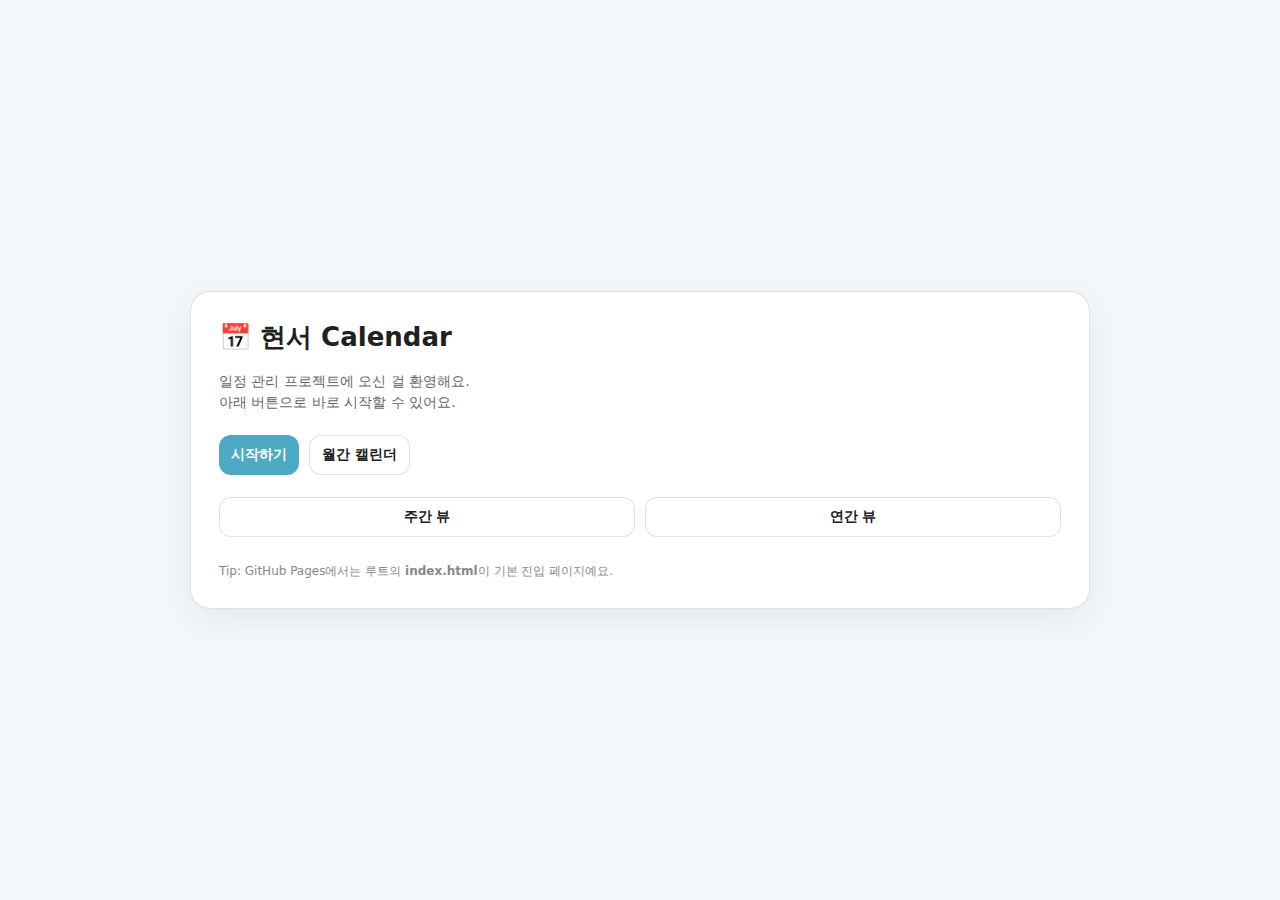
<file: index.html>
<!doctype html>
<html lang="ko">
<head>
  <meta charset="utf-8" />
  <meta name="viewport" content="width=device-width,initial-scale=1" />
  <title>현서 Calendar</title>
  <link rel="stylesheet" href="styles.css" />
  <style>
    /* 랜딩 전용 최소 스타일(기존 styles.css와 충돌 최소화) */
    .landing {
      width: min(900px, 92vw);
      margin: 0 auto;
      min-height: 100vh;
      display: grid;
      place-items: center;
      padding: 40px 0;
    }
    .landing-card{
      width: 100%;
      background: #fff;
      border: 1px solid rgba(197,197,197,0.5);
      border-radius: 20px;
      padding: 28px;
      box-shadow: 0 10px 30px rgba(15,23,42,0.06);
      display: flex;
      flex-direction: column;
      gap: 16px;
    }
    .landing-title{
      display: flex;
      align-items: center;
      gap: 10px;
      font-size: 26px;
      font-weight: 800;
      margin: 0;
    }
    .landing-sub{
      margin: 0;
      color: #666;
      line-height: 1.5;
      font-size: 14px;
    }
    .landing-actions{
      display: flex;
      flex-wrap: wrap;
      gap: 10px;
      margin-top: 6px;
    }
    .landing-btn{
      display: inline-flex;
      align-items: center;
      justify-content: center;
      gap: 8px;
      padding: 10px 12px;
      border-radius: 12px;
      border: 1px solid rgba(197,197,197,0.5);
      background: #fff;
      text-decoration: none;
      color: #202020;
      font-weight: 600;
      font-size: 14px;
    }
    .landing-btn.primary{
      background: #4EAAC3;
      color: #fff;
      border: none;
    }
    .landing-meta{
      margin-top: 10px;
      font-size: 12px;
      color: #888;
    }
    .landing-links{
      display: grid;
      grid-template-columns: repeat(2, minmax(0, 1fr));
      gap: 10px;
      margin-top: 6px;
    }
    @media (max-width: 520px){
      .landing-links{ grid-template-columns: 1fr; }
    }
  </style>
</head>

<body>
  <div class="landing">
    <div class="landing-card" role="main" aria-label="현서 Calendar 시작 페이지">
      <h1 class="landing-title">📅 현서 Calendar</h1>
      <p class="landing-sub">
        일정 관리 프로젝트에 오신 걸 환영해요.<br/>
        아래 버튼으로 바로 시작할 수 있어요.
      </p>

      <div class="landing-actions">
        <a class="landing-btn primary" href="dashboard.html">시작하기</a>
        <a class="landing-btn" href="month.html">월간 캘린더</a>
      </div>

      <div class="landing-links" aria-label="바로가기">
        <a class="landing-btn" href="week.html">주간 뷰</a>
        <a class="landing-btn" href="year.html">연간 뷰</a>
      </div>

      <div class="landing-meta">
        Tip: GitHub Pages에서는 루트의 <b>index.html</b>이 기본 진입 페이지예요.
      </div>
    </div>
  </div>
</body>
</html>
</file>
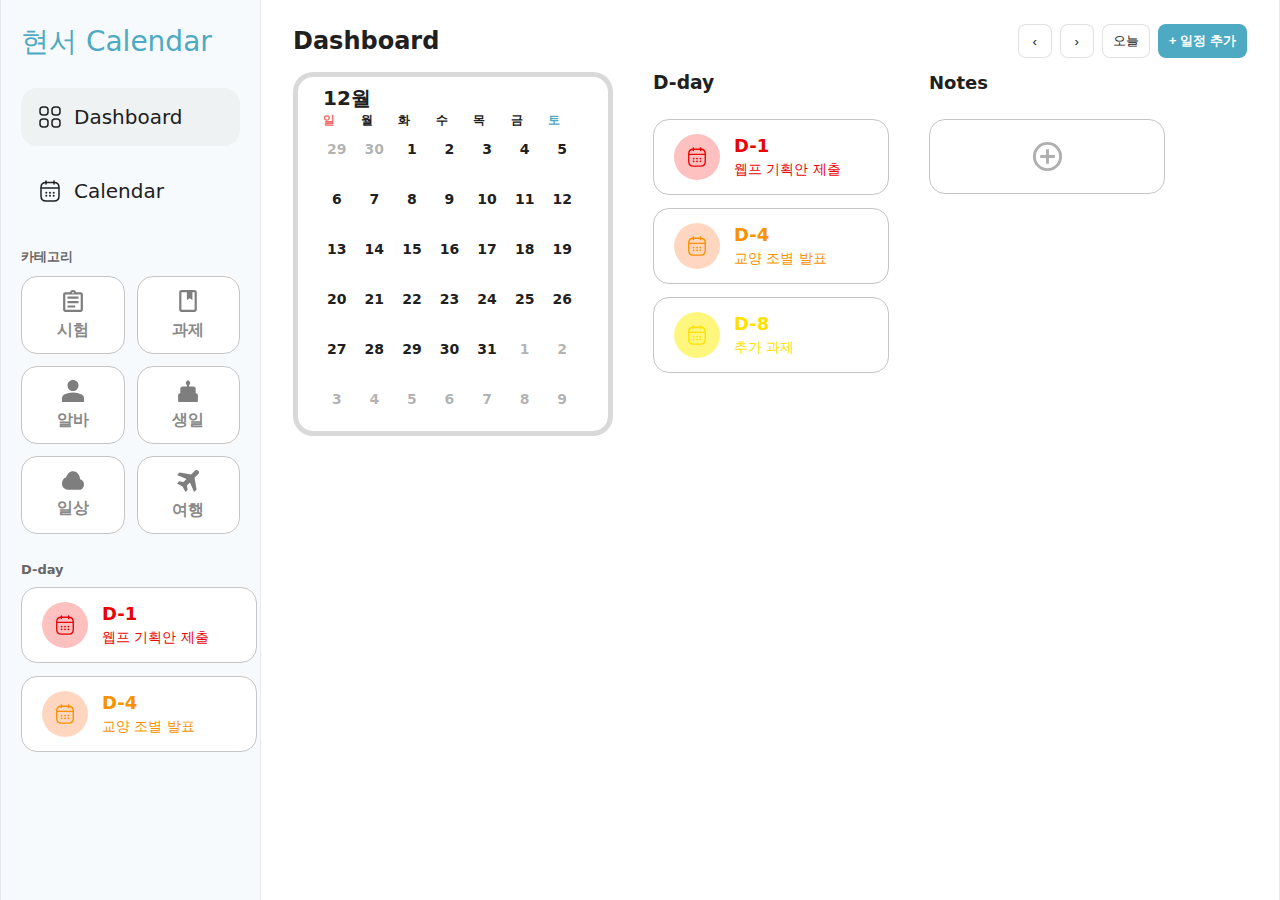
<file: dashboard.html>
<!doctype html>
<html lang="ko">
<head>
  <meta charset="utf-8" />
  <meta name="viewport" content="width=device-width,initial-scale=1" />
  <title>Calendar - Dashboard</title>
  <link rel="stylesheet" href="styles.css" />
</head>
<body>
  <div class="app">
    <!-- Sidebar (month.html과 동일, active만 Dashboard로) -->
    <aside class="sidebar">
      <!-- Brand -->
      <div class="sidebar-brand">
        <div class="sidebar-brand__title">현서 Calendar</div>
      </div>

      <!-- Nav -->
      <nav class="sidebar-nav" aria-label="Primary">
        <a class="sidebar-nav__item is-active" href="dashboard.html">
          <span class="sidebar-nav__icon" aria-hidden="true">
            <!-- Dashboard SVG -->
            <svg xmlns="http://www.w3.org/2000/svg" width="24" height="24"
                 viewBox="0 0 24 24" fill="none">
              <path d="M5 10H7C9 10 10 9 10 7V5C10 3 9 2 7 2H5C3 2 2 3 2 5V7C2 9 3 10 5 10Z"
                    stroke="currentColor" stroke-width="1.5" stroke-miterlimit="10"
                    stroke-linecap="round" stroke-linejoin="round"/>
              <path d="M17 10H19C21 10 22 9 22 7V5C22 3 21 2 19 2H17C15 2 14 3 14 5V7C14 9 15 10 17 10Z"
                    stroke="currentColor" stroke-width="1.5" stroke-miterlimit="10"
                    stroke-linecap="round" stroke-linejoin="round"/>
              <path d="M17 22H19C21 22 22 21 22 19V17C22 15 21 14 19 14H17C15 14 14 15 14 17V19C14 21 15 22 17 22Z"
                    stroke="currentColor" stroke-width="1.5" stroke-miterlimit="10"
                    stroke-linecap="round" stroke-linejoin="round"/>
              <path d="M5 22H7C9 22 10 21 10 19V17C10 15 9 14 7 14H5C3 14 2 15 2 17V19C2 21 3 22 5 22Z"
                    stroke="currentColor" stroke-width="1.5" stroke-miterlimit="10"
                    stroke-linecap="round" stroke-linejoin="round"/>
            </svg>
          </span>
          <span class="sidebar-nav__label">Dashboard</span>
        </a>

        <a class="sidebar-nav__item" href="month.html">
          <span class="sidebar-nav__icon" aria-hidden="true">
            <!-- Calendar SVG -->
            <svg xmlns="http://www.w3.org/2000/svg" width="24" height="24"
                 viewBox="0 0 24 24" fill="none">
              <path d="M8 2V5" stroke="currentColor" stroke-width="1.5" stroke-miterlimit="10"
                    stroke-linecap="round" stroke-linejoin="round"/>
              <path d="M16 2V5" stroke="currentColor" stroke-width="1.5" stroke-miterlimit="10"
                    stroke-linecap="round" stroke-linejoin="round"/>
              <path d="M3.5 9.08997H20.5" stroke="currentColor" stroke-width="1.5" stroke-miterlimit="10"
                    stroke-linecap="round" stroke-linejoin="round"/>
              <path d="M21 8.5V17C21 20 19.5 22 16 22H8C4.5 22 3 20 3 17V8.5C3 5.5 4.5 3.5 8 3.5H16C19.5 3.5 21 5.5 21 8.5Z"
                    stroke="currentColor" stroke-width="1.5" stroke-miterlimit="10"
                    stroke-linecap="round" stroke-linejoin="round"/>
              <path d="M15.6947 13.7H15.7037" stroke="currentColor" stroke-width="2"
                    stroke-linecap="round" stroke-linejoin="round"/>
              <path d="M15.6947 16.7H15.7037" stroke="currentColor" stroke-width="2"
                    stroke-linecap="round" stroke-linejoin="round"/>
              <path d="M11.9955 13.7H12.0045" stroke="currentColor" stroke-width="2"
                    stroke-linecap="round" stroke-linejoin="round"/>
              <path d="M11.9955 16.7H12.0045" stroke="currentColor" stroke-width="2"
                    stroke-linecap="round" stroke-linejoin="round"/>
              <path d="M8.29431 13.7H8.30329" stroke="currentColor" stroke-width="2"
                    stroke-linecap="round" stroke-linejoin="round"/>
              <path d="M8.29431 16.7H8.30329" stroke="currentColor" stroke-width="2"
                    stroke-linecap="round" stroke-linejoin="round"/>
            </svg>
          </span>
          <span class="sidebar-nav__label">Calendar</span>
        </a>
      </nav>

      <!-- (선택) month.html에서 쓰던 카테고리 + D-day 섹션 그대로 유지하고 싶으면 아래 유지 -->
      <section class="section">
        <h3>카테고리</h3>
        <div class="category-grid">
    <button class="cat" type="button" aria-label="시험">
      <span class="cat-icon" aria-hidden="true">
        <!-- 시험 아이콘 -->
        <svg xmlns="http://www.w3.org/2000/svg" viewBox="0 0 18 20" fill="none">
          <path d="M2 20C1.45 20 0.979167 19.8042 0.5875 19.4125C0.195833 19.0208 0 18.55 0 18V4C0 3.45 0.195833 2.97917 0.5875 2.5875C0.979167 2.19583 1.45 2 2 2H6.2C6.41667 1.4 6.77917 0.916667 7.2875 0.55C7.79583 0.183333 8.36667 0 9 0C9.63333 0 10.2042 0.183333 10.7125 0.55C11.2208 0.916667 11.5833 1.4 11.8 2H16C16.55 2 17.0208 2.19583 17.4125 2.5875C17.8042 2.97917 18 3.45 18 4V18C18 18.55 17.8042 19.0208 17.4125 19.4125C17.0208 19.8042 16.55 20 16 20H2ZM2 18H16V4H2V18ZM4 16H11V14H4V16ZM4 12H14V10H4V12ZM4 8H14V6H4V8ZM9 3.25C9.21667 3.25 9.39583 3.17917 9.5375 3.0375C9.67917 2.89583 9.75 2.71667 9.75 2.5C9.75 2.28333 9.67917 2.10417 9.5375 1.9625C9.39583 1.82083 9.21667 1.75 9 1.75C8.78333 1.75 8.60417 1.82083 8.4625 1.9625C8.32083 2.10417 8.25 2.28333 8.25 2.5C8.25 2.71667 8.32083 2.89583 8.4625 3.0375C8.60417 3.17917 8.78333 3.25 9 3.25Z"
                fill="currentColor"/>
        </svg>
      </span>
      <span class="cat-label">시험</span>
    </button>

    <button class="cat" type="button" aria-label="과제">
      <span class="cat-icon" aria-hidden="true">
        <!-- 과제 아이콘 -->
        <svg xmlns="http://www.w3.org/2000/svg" viewBox="0 0 16 20" fill="none">
          <path d="M2 20C1.45 20 0.979167 19.8042 0.5875 19.4125C0.195833 19.0208 0 18.55 0 18V2C0 1.45 0.195833 0.979167 0.5875 0.5875C0.979167 0.195833 1.45 0 2 0H14C14.55 0 15.0208 0.195833 15.4125 0.5875C15.8042 0.979167 16 1.45 16 2V18C16 18.55 15.8042 19.0208 15.4125 19.4125C15.0208 19.8042 14.55 20 14 20H2ZM2 18H14V2H12V9L9.5 7.5L7 9V2H2V18Z"
                fill="currentColor"/>
        </svg>
      </span>
      <span class="cat-label">과제</span>
    </button>

    <button class="cat" type="button" aria-label="알바">
      <span class="cat-icon" aria-hidden="true">
        <!-- 알바 아이콘 -->
        <svg xmlns="http://www.w3.org/2000/svg" viewBox="0 0 20 20" fill="none">
          <path d="M10 10C8.625 10 7.44792 9.51042 6.46875 8.53125C5.48958 7.55208 5 6.375 5 5C5 3.625 5.48958 2.44792 6.46875 1.46875C7.44792 0.489583 8.625 0 10 0C11.375 0 12.5521 0.489583 13.5312 1.46875C14.5104 2.44792 15 3.625 15 5C15 6.375 14.5104 7.55208 13.5312 8.53125C12.5521 9.51042 11.375 10 10 10ZM0 20V16.5C0 15.7917 0.177083 15.1406 0.53125 14.5469C0.885417 13.9531 1.375 13.5 2 13.1875C3.25 12.5625 4.54688 12.0833 5.89062 11.75C7.23438 11.4167 8.60417 11.25 10 11.25C11.3958 11.25 12.7656 11.4167 14.1094 11.75C15.4531 12.0833 16.75 12.5625 18 13.1875C18.625 13.5 19.1146 13.9531 19.4688 14.5469C19.8229 15.1406 20 15.7917 20 16.5V20H0Z"
                fill="currentColor"/>
        </svg>
      </span>
      <span class="cat-label">알바</span>
    </button>

    <button class="cat" type="button" aria-label="생일">
      <span class="cat-icon" aria-hidden="true">
        <!-- 생일 아이콘 -->
        <svg xmlns="http://www.w3.org/2000/svg" viewBox="0 0 18 20" fill="none">
          <path d="M1 20C0.716667 20 0.479167 19.9042 0.2875 19.7125C0.0958333 19.5208 0 19.2833 0 19V14C0 13.45 0.195833 12.9792 0.5875 12.5875C0.979167 12.1958 1.45 12 2 12V8C2 7.45 2.19583 6.97917 2.5875 6.5875C2.97917 6.19583 3.45 6 4 6H8V4.55C7.7 4.35 7.45833 4.10833 7.275 3.825C7.09167 3.54167 7 3.2 7 2.8C7 2.55 7.05 2.30417 7.15 2.0625C7.25 1.82083 7.4 1.6 7.6 1.4L9 0L10.4 1.4C10.6 1.6 10.75 1.82083 10.85 2.0625C10.95 2.30417 11 2.55 11 2.8C11 3.2 10.9083 3.54167 10.725 3.825C10.5417 4.10833 10.3 4.35 10 4.55V6H14C14.55 6 15.0208 6.19583 15.4125 6.5875C15.8042 6.97917 16 7.45 16 8V12C16.55 12 17.0208 12.1958 17.4125 12.5875C17.8042 12.9792 18 13.45 18 14V19C18 19.2833 17.9042 19.5208 17.7125 19.7125C17.5208 19.9042 17.2833 20 17 20H1Z"
                fill="currentColor"/>
        </svg>
      </span>
      <span class="cat-label">생일</span>
    </button>

    <button class="cat" type="button" aria-label="일상">
      <span class="cat-icon" aria-hidden="true">
        <!-- 일상 아이콘 -->
        <svg xmlns="http://www.w3.org/2000/svg" viewBox="0 0 24 20" fill="none">
          <path d="M6 20C4.34545 20 2.93182 19.3438 1.75909 18.0312C0.586364 16.7188 0 15.1146 0 13.2188C0 11.5938 0.427273 10.1458 1.28182 8.875C2.13636 7.60417 3.25455 6.79167 4.63636 6.4375C5.09091 4.52083 6 2.96875 7.36364 1.78125C8.72727 0.59375 10.2727 0 12 0C14.1273 0 15.9318 0.848958 17.4136 2.54688C18.8955 4.24479 19.6364 6.3125 19.6364 8.75C20.8909 8.91667 21.9318 9.53646 22.7591 10.6094C23.5864 11.6823 24 12.9375 24 14.375C24 15.9375 23.5227 17.2656 22.5682 18.3594C21.6136 19.4531 20.4545 20 19.0909 20H6Z"
                fill="currentColor"/>
        </svg>
      </span>
      <span class="cat-label">일상</span>
    </button>

    <button class="cat" type="button" aria-label="여행">
      <span class="cat-icon" aria-hidden="true">
        <!-- 여행 아이콘 -->
        <svg xmlns="http://www.w3.org/2000/svg" viewBox="0 0 20 20" fill="none">
          <path d="M7.74282 20L5.0342 14.9589L0 12.2466L1.94254 10.3288L5.90971 11.0137L8.70041 8.21918L0.0273598 4.52055L2.32558 2.16438L12.8591 4.0274L16.2517 0.630137C16.6712 0.210046 17.1911 0 17.8112 0C18.4314 0 18.9512 0.210046 19.3707 0.630137C19.7902 1.05023 20 1.56621 20 2.17808C20 2.78995 19.7902 3.30594 19.3707 3.72603L15.9508 7.15068L17.8112 17.6712L15.4856 20L11.7647 11.3151L8.97401 14.1096L9.68536 18.0548L7.74282 20Z"
                fill="currentColor"/>
        </svg>
      </span>
      <span class="cat-label">여행</span>
    </button>
  </div>
</section>


      <section class="section">
  <h3>D-day</h3>

  <ul class="dday-list">
    <li class="dday danger">
      <div class="dday-icon">
        <svg xmlns="http://www.w3.org/2000/svg" viewBox="0 0 24 24"
             class="dday-icon-svg" fill="none" aria-hidden="true">
          <path d="M8 2V5" stroke="currentColor" stroke-width="1.5" stroke-linecap="round" stroke-linejoin="round"/>
          <path d="M16 2V5" stroke="currentColor" stroke-width="1.5" stroke-linecap="round" stroke-linejoin="round"/>
          <path d="M3.5 9.09H20.5" stroke="currentColor" stroke-width="1.5" stroke-linecap="round" stroke-linejoin="round"/>
          <path d="M21 8.5V17C21 20 19.5 22 16 22H8C4.5 22 3 20 3 17V8.5C3 5.5 4.5 3.5 8 3.5H16C19.5 3.5 21 5.5 21 8.5Z"
                stroke="currentColor" stroke-width="1.5" stroke-linecap="round" stroke-linejoin="round"/>
          <path d="M15.7 13.7H15.7" stroke="currentColor" stroke-width="2" stroke-linecap="round"/>
          <path d="M15.7 16.7H15.7" stroke="currentColor" stroke-width="2" stroke-linecap="round"/>
          <path d="M12 13.7H12" stroke="currentColor" stroke-width="2" stroke-linecap="round"/>
          <path d="M12 16.7H12" stroke="currentColor" stroke-width="2" stroke-linecap="round"/>
          <path d="M8.3 13.7H8.3" stroke="currentColor" stroke-width="2" stroke-linecap="round"/>
          <path d="M8.3 16.7H8.3" stroke="currentColor" stroke-width="2" stroke-linecap="round"/>
        </svg>
      </div>

      <div class="txt">
        <b>D-1</b>
        <small>웹프 기획안 제출</small>
      </div>
    </li>

    <li class="dday warn">
      <div class="dday-icon">
        <svg xmlns="http://www.w3.org/2000/svg" viewBox="0 0 24 24"
             class="dday-icon-svg" fill="none" aria-hidden="true">
          <path d="M8 2V5" stroke="currentColor" stroke-width="1.5" stroke-linecap="round" stroke-linejoin="round"/>
          <path d="M16 2V5" stroke="currentColor" stroke-width="1.5" stroke-linecap="round" stroke-linejoin="round"/>
          <path d="M3.5 9.09H20.5" stroke="currentColor" stroke-width="1.5" stroke-linecap="round" stroke-linejoin="round"/>
          <path d="M21 8.5V17C21 20 19.5 22 16 22H8C4.5 22 3 20 3 17V8.5C3 5.5 4.5 3.5 8 3.5H16C19.5 3.5 21 5.5 21 8.5Z"
                stroke="currentColor" stroke-width="1.5" stroke-linecap="round" stroke-linejoin="round"/>
          <path d="M15.7 13.7H15.7" stroke="currentColor" stroke-width="2" stroke-linecap="round"/>
          <path d="M15.7 16.7H15.7" stroke="currentColor" stroke-width="2" stroke-linecap="round"/>
          <path d="M12 13.7H12" stroke="currentColor" stroke-width="2" stroke-linecap="round"/>
          <path d="M12 16.7H12" stroke="currentColor" stroke-width="2" stroke-linecap="round"/>
          <path d="M8.3 13.7H8.3" stroke="currentColor" stroke-width="2" stroke-linecap="round"/>
          <path d="M8.3 16.7H8.3" stroke="currentColor" stroke-width="2" stroke-linecap="round"/>
        </svg>
      </div>

      <div class="txt">
        <b>D-4</b>
        <small>교양 조별 발표</small>
      </div>
    </li>
  </ul>
</section>

    </aside>

    <!-- Main -->
    <main class="main">
      <header class="topbar">
        <div class="left">Dashboard</div>
        <div class="controls">
            <div class="controls">
          <button class="btn icon" type="button" aria-label="이전 달">‹</button>
          <button class="btn icon" type="button" aria-label="다음 달">›</button>
          <button class="btn" type="button">오늘</button>
       
         <button class="btn primary" type="button" id="openAddModal">
  + 일정 추가
</button>
        </div>
      </header>

   <!-- Dashboard Top Cards -->
<section class="dash-top">
  
  <!-- Mini Calendar (왼쪽) -->
  <section class="mini-cal">
    <div class="mini-cal__head">
      <div class="mini-cal__month" id="miniCalMonthLabel">12월</div>
    </div>

    <div class="mini-cal__dow">
      <span class="sun">일</span><span>월</span><span>화</span>
      <span>수</span><span>목</span><span>금</span><span class="sat">토</span>
    </div>

    <div class="mini-cal__grid" id="miniCalGrid"></div>
  </section>

  <!-- D-day Card -->
  <section class="dash-dday">
    <h3>D-day</h3>

  <ul class="dday-list">
    <li class="dday danger">
      <div class="dday-icon">
        <svg xmlns="http://www.w3.org/2000/svg" viewBox="0 0 24 24"
             class="dday-icon-svg" fill="none" aria-hidden="true">
          <path d="M8 2V5" stroke="currentColor" stroke-width="1.5" stroke-linecap="round" stroke-linejoin="round"/>
          <path d="M16 2V5" stroke="currentColor" stroke-width="1.5" stroke-linecap="round" stroke-linejoin="round"/>
          <path d="M3.5 9.09H20.5" stroke="currentColor" stroke-width="1.5" stroke-linecap="round" stroke-linejoin="round"/>
          <path d="M21 8.5V17C21 20 19.5 22 16 22H8C4.5 22 3 20 3 17V8.5C3 5.5 4.5 3.5 8 3.5H16C19.5 3.5 21 5.5 21 8.5Z"
                stroke="currentColor" stroke-width="1.5" stroke-linecap="round" stroke-linejoin="round"/>
          <path d="M15.7 13.7H15.7" stroke="currentColor" stroke-width="2" stroke-linecap="round"/>
          <path d="M15.7 16.7H15.7" stroke="currentColor" stroke-width="2" stroke-linecap="round"/>
          <path d="M12 13.7H12" stroke="currentColor" stroke-width="2" stroke-linecap="round"/>
          <path d="M12 16.7H12" stroke="currentColor" stroke-width="2" stroke-linecap="round"/>
          <path d="M8.3 13.7H8.3" stroke="currentColor" stroke-width="2" stroke-linecap="round"/>
          <path d="M8.3 16.7H8.3" stroke="currentColor" stroke-width="2" stroke-linecap="round"/>
        </svg>
      </div>

      <div class="txt">
        <b>D-1</b>
        <small>웹프 기획안 제출</small>
      </div>
    </li>

    <li class="dday warn">
      <div class="dday-icon">
        <svg xmlns="http://www.w3.org/2000/svg" viewBox="0 0 24 24"
             class="dday-icon-svg" fill="none" aria-hidden="true">
          <path d="M8 2V5" stroke="currentColor" stroke-width="1.5" stroke-linecap="round" stroke-linejoin="round"/>
          <path d="M16 2V5" stroke="currentColor" stroke-width="1.5" stroke-linecap="round" stroke-linejoin="round"/>
          <path d="M3.5 9.09H20.5" stroke="currentColor" stroke-width="1.5" stroke-linecap="round" stroke-linejoin="round"/>
          <path d="M21 8.5V17C21 20 19.5 22 16 22H8C4.5 22 3 20 3 17V8.5C3 5.5 4.5 3.5 8 3.5H16C19.5 3.5 21 5.5 21 8.5Z"
                stroke="currentColor" stroke-width="1.5" stroke-linecap="round" stroke-linejoin="round"/>
          <path d="M15.7 13.7H15.7" stroke="currentColor" stroke-width="2" stroke-linecap="round"/>
          <path d="M15.7 16.7H15.7" stroke="currentColor" stroke-width="2" stroke-linecap="round"/>
          <path d="M12 13.7H12" stroke="currentColor" stroke-width="2" stroke-linecap="round"/>
          <path d="M12 16.7H12" stroke="currentColor" stroke-width="2" stroke-linecap="round"/>
          <path d="M8.3 13.7H8.3" stroke="currentColor" stroke-width="2" stroke-linecap="round"/>
          <path d="M8.3 16.7H8.3" stroke="currentColor" stroke-width="2" stroke-linecap="round"/>
        </svg>
      </div>

      <div class="txt">
        <b>D-4</b>
        <small>교양 조별 발표</small>
      </div>
    </li>
    <li class="dday notice">
      <div class="dday-icon">
        <svg xmlns="http://www.w3.org/2000/svg" viewBox="0 0 24 24"
             class="dday-icon-svg" fill="none" aria-hidden="true">
          <path d="M8 2V5" stroke="currentColor" stroke-width="1.5" stroke-linecap="round" stroke-linejoin="round"/>
          <path d="M16 2V5" stroke="currentColor" stroke-width="1.5" stroke-linecap="round" stroke-linejoin="round"/>
          <path d="M3.5 9.09H20.5" stroke="currentColor" stroke-width="1.5" stroke-linecap="round" stroke-linejoin="round"/>
          <path d="M21 8.5V17C21 20 19.5 22 16 22H8C4.5 22 3 20 3 17V8.5C3 5.5 4.5 3.5 8 3.5H16C19.5 3.5 21 5.5 21 8.5Z"
                stroke="currentColor" stroke-width="1.5" stroke-linecap="round" stroke-linejoin="round"/>
          <path d="M15.7 13.7H15.7" stroke="currentColor" stroke-width="2" stroke-linecap="round"/>
          <path d="M15.7 16.7H15.7" stroke="currentColor" stroke-width="2" stroke-linecap="round"/>
          <path d="M12 13.7H12" stroke="currentColor" stroke-width="2" stroke-linecap="round"/>
          <path d="M12 16.7H12" stroke="currentColor" stroke-width="2" stroke-linecap="round"/>
          <path d="M8.3 13.7H8.3" stroke="currentColor" stroke-width="2" stroke-linecap="round"/>
          <path d="M8.3 16.7H8.3" stroke="currentColor" stroke-width="2" stroke-linecap="round"/>
        </svg>
      </div>

      <div class="txt">
        <b>D-8</b>
        <small>추가 과제</small>
      </div>
    </li>
  </ul>
  </section>

  <section class="dash-notes">
  <h3 class="dash-card-title">Notes</h3>

  <div class="note-card">
    <svg xmlns="http://www.w3.org/2000/svg" width="35" height="35"
         viewBox="0 0 35 35" fill="none" aria-hidden="true">
      <path d="M16.0416 24.7917H18.9583V18.9584H24.7916V16.0417H18.9583V10.2084H16.0416V16.0417H10.2083V18.9584H16.0416V24.7917ZM17.5 32.0834C15.4826 32.0834 13.5868 31.7006 11.8125 30.935C10.0382 30.1694 8.49475 29.1303 7.18225 27.8178C5.86975 26.5053 4.83069 24.9619 4.06506 23.1876C3.29944 21.4133 2.91663 19.5174 2.91663 17.5001C2.91663 15.4827 3.29944 13.5869 4.06506 11.8126C4.83069 10.0383 5.86975 8.49487 7.18225 7.18237C8.49475 5.86987 10.0382 4.83081 11.8125 4.06519C13.5868 3.29956 15.4826 2.91675 17.5 2.91675C19.5173 2.91675 21.4132 3.29956 23.1875 4.06519C24.9618 4.83081 26.5052 5.86987 27.8177 7.18237C29.1302 8.49487 30.1692 10.0383 30.9349 11.8126C31.7005 13.5869 32.0833 15.4827 32.0833 17.5001C32.0833 19.5174 31.7005 21.4133 30.9349 23.1876C30.1692 24.9619 29.1302 26.5053 27.8177 27.8178C26.5052 29.1303 24.9618 30.1694 23.1875 30.935C21.4132 31.7006 19.5173 32.0834 17.5 32.0834ZM17.5 29.1667C20.7569 29.1667 23.5156 28.0365 25.776 25.7761C28.0364 23.5157 29.1666 20.757 29.1666 17.5001C29.1666 14.2431 28.0364 11.4845 25.776 9.22404C23.5156 6.96362 20.7569 5.83341 17.5 5.83341C14.243 5.83341 11.4843 6.96362 9.22392 9.22404C6.9635 11.4845 5.83329 14.2431 5.83329 17.5001C5.83329 20.757 6.9635 23.5157 9.22392 25.7761C11.4843 28.0365 14.243 29.1667 17.5 29.1667Z"
            fill="#919191" fill-opacity="0.73"/>
    </svg>
  </div>
</section>


    </main>
  </div>

  <script src="app.js"></script>
</body>
</html>
</file>
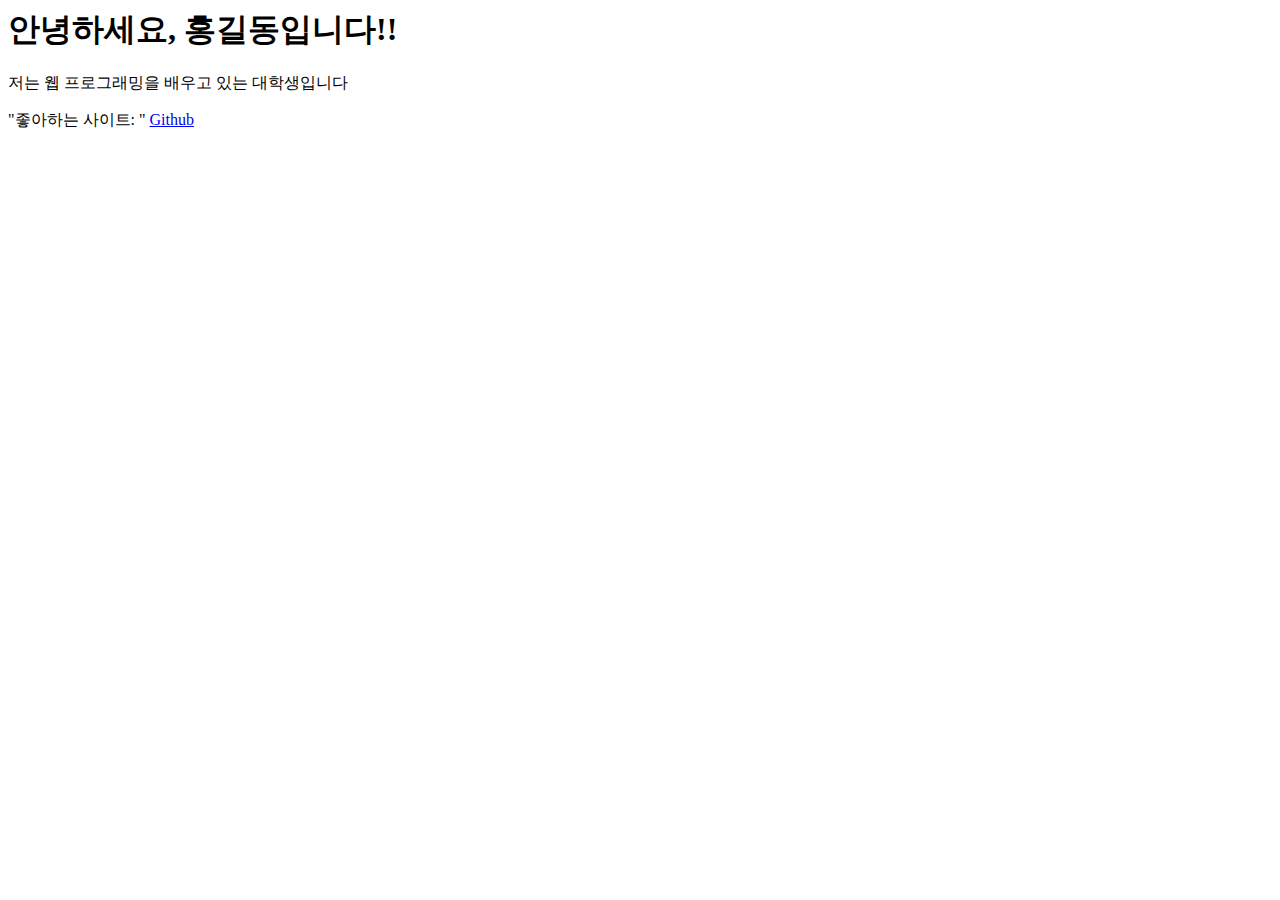
<file: DOCTYPE.html>
<html lang="ko">
    <head>
        <meta charset="UTF-8">
        <title>이현서 - 자기소개</title>
    </head>
    <body>
        <h1>안녕하세요, 홍길동입니다!!</h1>
        <p>저는 웹 프로그래밍을 배우고 있는 대학생입니다</p>
        <p>
            "좋아하는 사이트: "
            <a href="https://github.com">Github</a>
        </p>
    </body>
</html>
</file>
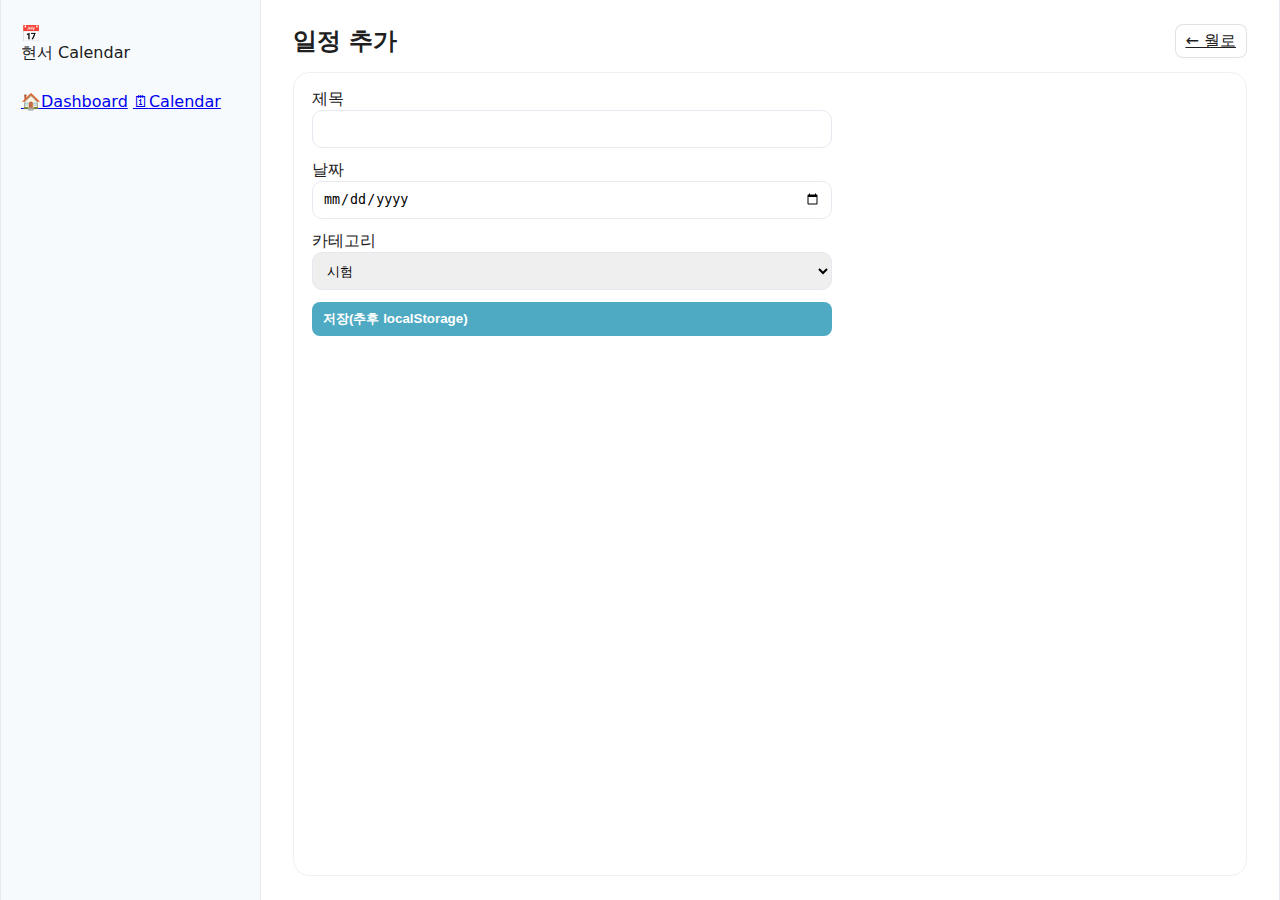
<file: month-add.html>
<!doctype html>
<html lang="ko">
<head>
  <meta charset="utf-8" />
  <meta name="viewport" content="width=device-width,initial-scale=1" />
  <title>Calendar - Add</title>
  <link rel="stylesheet" href="styles.css" />
</head>
<body>
  <div class="app">
    <aside class="sidebar">
      <div class="brand"><div class="logo">📅</div><div class="title">현서 Calendar</div></div>
      <nav class="snav">
        <a href="dashboard.html"><span>🏠</span>Dashboard</a>
        <a class="active" href="month.html"><span>🗓</span>Calendar</a>
      </nav>
    </aside>

    <main class="main">
      <header class="topbar">
        <div class="left">일정 추가</div>
        <div class="controls">
          <a class="btn" href="month.html">← 월로</a>
        </div>
      </header>

      <section class="panel">
        <form style="display:grid;gap:12px;max-width:520px;">
          <label>제목 <input style="width:100%;height:38px;border:1px solid var(--border);border-radius:10px;padding:0 10px;" /></label>
          <label>날짜 <input type="date" style="width:100%;height:38px;border:1px solid var(--border);border-radius:10px;padding:0 10px;" /></label>
          <label>카테고리
            <select style="width:100%;height:38px;border:1px solid var(--border);border-radius:10px;padding:0 10px;">
              <option>시험</option><option>과제</option><option>알바</option><option>생일</option><option>일상</option><option>여행</option>
            </select>
          </label>
          <button class="btn primary" type="button">저장(추후 localStorage)</button>
        </form>
      </section>
      <!-- ================== Add Modal ================== -->
<div class="modal-overlay" id="addModal" aria-hidden="true">
  <div class="modal-panel" role="dialog" aria-modal="true" aria-labelledby="modalTitle">
    <!-- 상단: 제목 + 닫기 -->
    <div class="modal-top">
      <div class="modal-title-wrap">
        <div class="modal-title" id="modalTitle">새로운 일정 추가</div>
      </div>

      <button class="modal-close" type="button" id="closeAddModal" aria-label="닫기">
        <!-- 닫기 SVG (네가 준 거 그대로) -->
        <svg xmlns="http://www.w3.org/2000/svg" width="20" height="20"
             viewBox="0 0 20 20" fill="none">
          <path d="M9.99996 18.3333C14.5833 18.3333 18.3333 14.5833 18.3333 10C18.3333 5.41667 14.5833 1.66667 9.99996 1.66667C5.41663 1.66667 1.66663 5.41667 1.66663 10C1.66663 14.5833 5.41663 18.3333 9.99996 18.3333Z" stroke="#7E7E7E" stroke-width="1.5" stroke-linecap="round" stroke-linejoin="round"/>
          <path d="M7.64172 12.3583L12.3584 7.64166" stroke="#7E7E7E" stroke-width="1.5" stroke-linecap="round" stroke-linejoin="round"/>
          <path d="M12.3584 12.3583L7.64172 7.64166" stroke="#7E7E7E" stroke-width="1.5" stroke-linecap="round" stroke-linejoin="round"/>
        </svg>
      </button>
    </div>

    <!-- Todo 입력 -->
    <label class="modal-input">
      <input id="todoTitle" type="text" placeholder="Todo-list를 입력하세요..." />
    </label>

    <!-- 카테고리 선택 박스 -->
    <section class="modal-box">
      <div class="modal-box-head">
        <div class="modal-box-left">
          <!-- 카테고리 선택 아이콘 (네가 준 것) -->
          <svg xmlns="http://www.w3.org/2000/svg" width="18" height="17" viewBox="0 0 18 17" fill="none">
            <path d="M0 9V7H3V9H0ZM3.4 14.55L2 13.1L4.1 11L5.55 12.4L3.4 14.55ZM4.1 5L2 2.9L3.4 1.45L5.55 3.6L4.1 5ZM16 17L11.25 12.25L10 16L7 6L17 9L13.3 10.3L18 15L16 17ZM8 3V0H10V3H8ZM13.9 5L12.45 3.6L14.6 1.45L16 2.85L13.9 5Z" fill="#7E7E7E"/>
          </svg>
          <span>카테고리 선택</span>
        </div>

        <button type="button" class="dday-toggle" id="toggleDday">D-day 표시하기</button>
      </div>

      <!-- 3열 2행 -->
      <div class="modal-cat-grid" id="catGrid">
        <!-- 아이콘 SVG는 사이드바 카테고리랑 동일하게 복붙 -->
        <button type="button" class="modal-cat" data-cat="시험">
          <span class="modal-cat-ic">
            <!-- 시험 SVG (사이드바에서 가져온 그대로) -->
            <svg xmlns="http://www.w3.org/2000/svg" width="18" height="20" viewBox="0 0 18 20" fill="none">
              <path d="M2 20C1.45 20 0.979167 19.8042 0.5875 19.4125C0.195833 19.0208 0 18.55 0 18V4C0 3.45 0.195833 2.97917 0.5875 2.5875C0.979167 2.19583 1.45 2 2 2H6.2C6.41667 1.4 6.77917 0.916667 7.2875 0.55C7.79583 0.183333 8.36667 0 9 0C9.63333 0 10.2042 0.183333 10.7125 0.55C11.2208 0.916667 11.5833 1.4 11.8 2H16C16.55 2 17.0208 2.19583 17.4125 2.5875C17.8042 2.97917 18 3.45 18 4V18C18 18.55 17.8042 19.0208 17.4125 19.4125C17.0208 19.8042 16.55 20 16 20H2Z" fill="none" stroke="#7E7E7E" stroke-width="1.5"/>
            </svg>
          </span>
          <span>시험</span>
        </button>

        <!-- 아래 5개도 사이드바 SVG 그대로 붙이면 됨 (과제/알바/생일/일상/여행) -->
        <button type="button" class="modal-cat" data-cat="과제"><span class="modal-cat-ic">📄</span><span>과제</span></button>
        <button type="button" class="modal-cat" data-cat="알바"><span class="modal-cat-ic">👤</span><span>알바</span></button>
        <button type="button" class="modal-cat" data-cat="생일"><span class="modal-cat-ic">🎂</span><span>생일</span></button>
        <button type="button" class="modal-cat" data-cat="일상"><span class="modal-cat-ic">☁</span><span>일상</span></button>
        <button type="button" class="modal-cat" data-cat="여행"><span class="modal-cat-ic">✈</span><span>여행</span></button>
      </div>
    </section>

    <!-- 날짜/시간 -->
    <section class="modal-box">
      <div class="modal-box-head">
        <div class="modal-box-left">
          <span>날짜 &amp; 시간 추가</span>
        </div>
      </div>

      <div class="modal-date-row">
        <label class="modal-field">
          <span>날짜 선택</span>
          <input id="todoDate" type="date">
        </label>
      </div>
    </section>

    <!-- 메모 -->
    <label class="modal-memo">
      <input id="todoMemo" type="text" placeholder="메모를 입력하세요 ..." />
    </label>

    <!-- 하단 버튼 -->
    <div class="modal-actions">
      <button type="button" class="modal-cancel" id="cancelAdd">취소</button>
      <button type="button" class="modal-save" id="saveAdd">저장</button>
    </div>
  </div>
</div>
<!-- ================== /Add Modal ================== -->

    </main>
  </div>
  <!-- Add Schedule Modal -->
<div class="modal-overlay" id="addModal" aria-hidden="true">
  <div class="modal" role="dialog" aria-modal="true" aria-labelledby="addModalTitle">
    <div class="modal-header">
      <h2 class="modal-title" id="addModalTitle">새로운 일정 추가</h2>
      <button class="modal-close" type="button" id="closeAddModal" aria-label="닫기">×</button>
    </div>

    <form class="modal-body" id="addForm">
      <label class="field">
        <span class="field-label">제목</span>
        <input class="field-input" name="title" placeholder="Todo-list를 입력하세요..." />
      </label>

      <div class="field-row">
        <label class="field" style="flex:1;">
          <span class="field-label">날짜</span>
          <input class="field-input" type="date" name="date" />
        </label>

        <label class="field" style="flex:1;">
          <span class="field-label">카테고리</span>
          <select class="field-input" name="category">
            <option>시험</option>
            <option>과제</option>
            <option>알바</option>
            <option>생일</option>
            <option>일상</option>
            <option>여행</option>
          </select>
        </label>
      </div>

      <label class="field">
        <span class="field-label">메모</span>
        <textarea class="field-input field-textarea" name="memo" rows="3" placeholder="메모를 입력하세요..."></textarea>
      </label>

      <div class="modal-actions">
        <button class="btn" type="button" id="cancelAdd">취소</button>
        <button class="btn primary" type="submit">저장</button>
      </div>
    </form>
  </div>
</div>

</body>
</html>
</file>
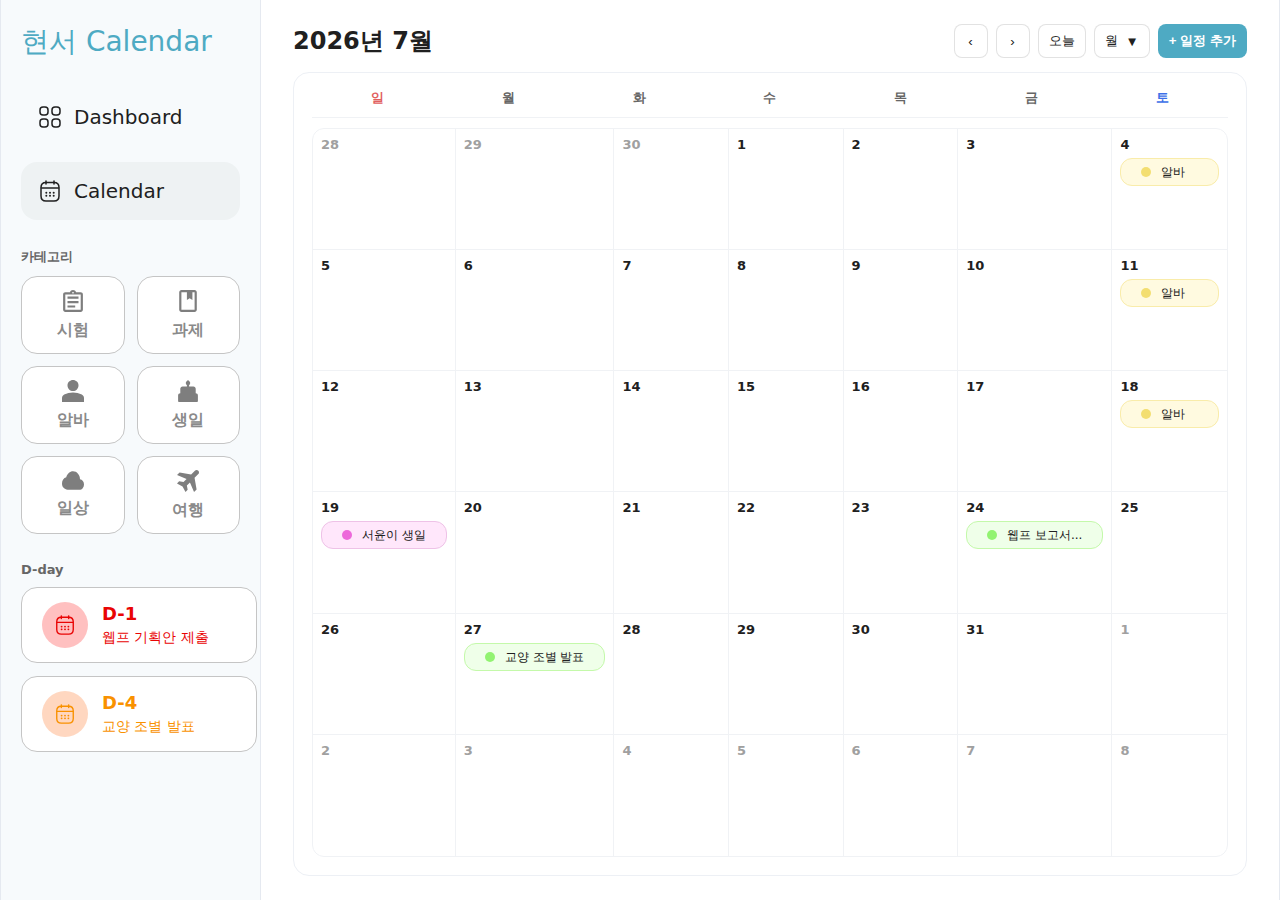
<file: month.html>
<!doctype html>
<html lang="ko">
<head>
  <meta charset="utf-8" />
  <meta name="viewport" content="width=device-width,initial-scale=1" />
  <title>Calendar - Month</title>
  <link rel="stylesheet" href="styles.css" />
</head>
<body>
  <div class="app">
    <!-- Sidebar -->
   <aside class="sidebar">
  <!-- Brand -->
  <div class="sidebar-brand">
    <div class="sidebar-brand__title">현서 Calendar</div>
  </div>

  <!-- Nav (Frame 24 규칙: column + center + gap 40) -->
  <nav class="sidebar-nav" aria-label="Primary">
    <a class="sidebar-nav__item" href="dashboard.html">
      <span class="sidebar-nav__icon" aria-hidden="true">
        <!-- Dashboard SVG -->
        <svg xmlns="http://www.w3.org/2000/svg" width="24" height="24"
             viewBox="0 0 24 24" fill="none">
          <path d="M5 10H7C9 10 10 9 10 7V5C10 3 9 2 7 2H5C3 2 2 3 2 5V7C2 9 3 10 5 10Z"
                stroke="currentColor" stroke-width="1.5" stroke-miterlimit="10"
                stroke-linecap="round" stroke-linejoin="round"/>
          <path d="M17 10H19C21 10 22 9 22 7V5C22 3 21 2 19 2H17C15 2 14 3 14 5V7C14 9 15 10 17 10Z"
                stroke="currentColor" stroke-width="1.5" stroke-miterlimit="10"
                stroke-linecap="round" stroke-linejoin="round"/>
          <path d="M17 22H19C21 22 22 21 22 19V17C22 15 21 14 19 14H17C15 14 14 15 14 17V19C14 21 15 22 17 22Z"
                stroke="currentColor" stroke-width="1.5" stroke-miterlimit="10"
                stroke-linecap="round" stroke-linejoin="round"/>
          <path d="M5 22H7C9 22 10 21 10 19V17C10 15 9 14 7 14H5C3 14 2 15 2 17V19C2 21 3 22 5 22Z"
                stroke="currentColor" stroke-width="1.5" stroke-miterlimit="10"
                stroke-linecap="round" stroke-linejoin="round"/>
        </svg>
      </span>
      <span class="sidebar-nav__label">Dashboard</span>
    </a>

    <a class="sidebar-nav__item is-active" href="month.html">
      <span class="sidebar-nav__icon" aria-hidden="true">
        <!-- Calendar SVG -->
        <svg xmlns="http://www.w3.org/2000/svg" width="24" height="24"
             viewBox="0 0 24 24" fill="none">
          <path d="M8 2V5" stroke="currentColor" stroke-width="1.5" stroke-miterlimit="10"
                stroke-linecap="round" stroke-linejoin="round"/>
          <path d="M16 2V5" stroke="currentColor" stroke-width="1.5" stroke-miterlimit="10"
                stroke-linecap="round" stroke-linejoin="round"/>
          <path d="M3.5 9.08997H20.5" stroke="currentColor" stroke-width="1.5" stroke-miterlimit="10"
                stroke-linecap="round" stroke-linejoin="round"/>
          <path d="M21 8.5V17C21 20 19.5 22 16 22H8C4.5 22 3 20 3 17V8.5C3 5.5 4.5 3.5 8 3.5H16C19.5 3.5 21 5.5 21 8.5Z"
                stroke="currentColor" stroke-width="1.5" stroke-miterlimit="10"
                stroke-linecap="round" stroke-linejoin="round"/>
          <path d="M15.6947 13.7H15.7037" stroke="currentColor" stroke-width="2"
                stroke-linecap="round" stroke-linejoin="round"/>
          <path d="M15.6947 16.7H15.7037" stroke="currentColor" stroke-width="2"
                stroke-linecap="round" stroke-linejoin="round"/>
          <path d="M11.9955 13.7H12.0045" stroke="currentColor" stroke-width="2"
                stroke-linecap="round" stroke-linejoin="round"/>
          <path d="M11.9955 16.7H12.0045" stroke="currentColor" stroke-width="2"
                stroke-linecap="round" stroke-linejoin="round"/>
          <path d="M8.29431 13.7H8.30329" stroke="currentColor" stroke-width="2"
                stroke-linecap="round" stroke-linejoin="round"/>
          <path d="M8.29431 16.7H8.30329" stroke="currentColor" stroke-width="2"
                stroke-linecap="round" stroke-linejoin="round"/>
        </svg>
      </span>
      <span class="sidebar-nav__label">Calendar</span>
    </a>
  </nav>

      <section class="section">
  <h3>카테고리</h3>

  <div class="category-grid">
    <button class="cat" type="button" aria-label="시험">
      <span class="cat-icon" aria-hidden="true">
        <!-- 시험 아이콘 -->
        <svg xmlns="http://www.w3.org/2000/svg" viewBox="0 0 18 20" fill="none">
          <path d="M2 20C1.45 20 0.979167 19.8042 0.5875 19.4125C0.195833 19.0208 0 18.55 0 18V4C0 3.45 0.195833 2.97917 0.5875 2.5875C0.979167 2.19583 1.45 2 2 2H6.2C6.41667 1.4 6.77917 0.916667 7.2875 0.55C7.79583 0.183333 8.36667 0 9 0C9.63333 0 10.2042 0.183333 10.7125 0.55C11.2208 0.916667 11.5833 1.4 11.8 2H16C16.55 2 17.0208 2.19583 17.4125 2.5875C17.8042 2.97917 18 3.45 18 4V18C18 18.55 17.8042 19.0208 17.4125 19.4125C17.0208 19.8042 16.55 20 16 20H2ZM2 18H16V4H2V18ZM4 16H11V14H4V16ZM4 12H14V10H4V12ZM4 8H14V6H4V8ZM9 3.25C9.21667 3.25 9.39583 3.17917 9.5375 3.0375C9.67917 2.89583 9.75 2.71667 9.75 2.5C9.75 2.28333 9.67917 2.10417 9.5375 1.9625C9.39583 1.82083 9.21667 1.75 9 1.75C8.78333 1.75 8.60417 1.82083 8.4625 1.9625C8.32083 2.10417 8.25 2.28333 8.25 2.5C8.25 2.71667 8.32083 2.89583 8.4625 3.0375C8.60417 3.17917 8.78333 3.25 9 3.25Z"
                fill="currentColor"/>
        </svg>
      </span>
      <span class="cat-label">시험</span>
    </button>

    <button class="cat" type="button" aria-label="과제">
      <span class="cat-icon" aria-hidden="true">
        <!-- 과제 아이콘 -->
        <svg xmlns="http://www.w3.org/2000/svg" viewBox="0 0 16 20" fill="none">
          <path d="M2 20C1.45 20 0.979167 19.8042 0.5875 19.4125C0.195833 19.0208 0 18.55 0 18V2C0 1.45 0.195833 0.979167 0.5875 0.5875C0.979167 0.195833 1.45 0 2 0H14C14.55 0 15.0208 0.195833 15.4125 0.5875C15.8042 0.979167 16 1.45 16 2V18C16 18.55 15.8042 19.0208 15.4125 19.4125C15.0208 19.8042 14.55 20 14 20H2ZM2 18H14V2H12V9L9.5 7.5L7 9V2H2V18Z"
                fill="currentColor"/>
        </svg>
      </span>
      <span class="cat-label">과제</span>
    </button>

    <button class="cat" type="button" aria-label="알바">
      <span class="cat-icon" aria-hidden="true">
        <!-- 알바 아이콘 -->
        <svg xmlns="http://www.w3.org/2000/svg" viewBox="0 0 20 20" fill="none">
          <path d="M10 10C8.625 10 7.44792 9.51042 6.46875 8.53125C5.48958 7.55208 5 6.375 5 5C5 3.625 5.48958 2.44792 6.46875 1.46875C7.44792 0.489583 8.625 0 10 0C11.375 0 12.5521 0.489583 13.5312 1.46875C14.5104 2.44792 15 3.625 15 5C15 6.375 14.5104 7.55208 13.5312 8.53125C12.5521 9.51042 11.375 10 10 10ZM0 20V16.5C0 15.7917 0.177083 15.1406 0.53125 14.5469C0.885417 13.9531 1.375 13.5 2 13.1875C3.25 12.5625 4.54688 12.0833 5.89062 11.75C7.23438 11.4167 8.60417 11.25 10 11.25C11.3958 11.25 12.7656 11.4167 14.1094 11.75C15.4531 12.0833 16.75 12.5625 18 13.1875C18.625 13.5 19.1146 13.9531 19.4688 14.5469C19.8229 15.1406 20 15.7917 20 16.5V20H0Z"
                fill="currentColor"/>
        </svg>
      </span>
      <span class="cat-label">알바</span>
    </button>

    <button class="cat" type="button" aria-label="생일">
      <span class="cat-icon" aria-hidden="true">
        <!-- 생일 아이콘 -->
        <svg xmlns="http://www.w3.org/2000/svg" viewBox="0 0 18 20" fill="none">
          <path d="M1 20C0.716667 20 0.479167 19.9042 0.2875 19.7125C0.0958333 19.5208 0 19.2833 0 19V14C0 13.45 0.195833 12.9792 0.5875 12.5875C0.979167 12.1958 1.45 12 2 12V8C2 7.45 2.19583 6.97917 2.5875 6.5875C2.97917 6.19583 3.45 6 4 6H8V4.55C7.7 4.35 7.45833 4.10833 7.275 3.825C7.09167 3.54167 7 3.2 7 2.8C7 2.55 7.05 2.30417 7.15 2.0625C7.25 1.82083 7.4 1.6 7.6 1.4L9 0L10.4 1.4C10.6 1.6 10.75 1.82083 10.85 2.0625C10.95 2.30417 11 2.55 11 2.8C11 3.2 10.9083 3.54167 10.725 3.825C10.5417 4.10833 10.3 4.35 10 4.55V6H14C14.55 6 15.0208 6.19583 15.4125 6.5875C15.8042 6.97917 16 7.45 16 8V12C16.55 12 17.0208 12.1958 17.4125 12.5875C17.8042 12.9792 18 13.45 18 14V19C18 19.2833 17.9042 19.5208 17.7125 19.7125C17.5208 19.9042 17.2833 20 17 20H1Z"
                fill="currentColor"/>
        </svg>
      </span>
      <span class="cat-label">생일</span>
    </button>

    <button class="cat" type="button" aria-label="일상">
      <span class="cat-icon" aria-hidden="true">
        <!-- 일상 아이콘 -->
        <svg xmlns="http://www.w3.org/2000/svg" viewBox="0 0 24 20" fill="none">
          <path d="M6 20C4.34545 20 2.93182 19.3438 1.75909 18.0312C0.586364 16.7188 0 15.1146 0 13.2188C0 11.5938 0.427273 10.1458 1.28182 8.875C2.13636 7.60417 3.25455 6.79167 4.63636 6.4375C5.09091 4.52083 6 2.96875 7.36364 1.78125C8.72727 0.59375 10.2727 0 12 0C14.1273 0 15.9318 0.848958 17.4136 2.54688C18.8955 4.24479 19.6364 6.3125 19.6364 8.75C20.8909 8.91667 21.9318 9.53646 22.7591 10.6094C23.5864 11.6823 24 12.9375 24 14.375C24 15.9375 23.5227 17.2656 22.5682 18.3594C21.6136 19.4531 20.4545 20 19.0909 20H6Z"
                fill="currentColor"/>
        </svg>
      </span>
      <span class="cat-label">일상</span>
    </button>

    <button class="cat" type="button" aria-label="여행">
      <span class="cat-icon" aria-hidden="true">
        <!-- 여행 아이콘 -->
        <svg xmlns="http://www.w3.org/2000/svg" viewBox="0 0 20 20" fill="none">
          <path d="M7.74282 20L5.0342 14.9589L0 12.2466L1.94254 10.3288L5.90971 11.0137L8.70041 8.21918L0.0273598 4.52055L2.32558 2.16438L12.8591 4.0274L16.2517 0.630137C16.6712 0.210046 17.1911 0 17.8112 0C18.4314 0 18.9512 0.210046 19.3707 0.630137C19.7902 1.05023 20 1.56621 20 2.17808C20 2.78995 19.7902 3.30594 19.3707 3.72603L15.9508 7.15068L17.8112 17.6712L15.4856 20L11.7647 11.3151L8.97401 14.1096L9.68536 18.0548L7.74282 20Z"
                fill="currentColor"/>
        </svg>
      </span>
      <span class="cat-label">여행</span>
    </button>
  </div>
</section>


      <section class="section">
  <h3>D-day</h3>

  <ul class="dday-list">
    <li class="dday danger">
      <div class="dday-icon">
        <svg xmlns="http://www.w3.org/2000/svg" viewBox="0 0 24 24"
             class="dday-icon-svg" fill="none" aria-hidden="true">
          <path d="M8 2V5" stroke="currentColor" stroke-width="1.5" stroke-linecap="round" stroke-linejoin="round"/>
          <path d="M16 2V5" stroke="currentColor" stroke-width="1.5" stroke-linecap="round" stroke-linejoin="round"/>
          <path d="M3.5 9.09H20.5" stroke="currentColor" stroke-width="1.5" stroke-linecap="round" stroke-linejoin="round"/>
          <path d="M21 8.5V17C21 20 19.5 22 16 22H8C4.5 22 3 20 3 17V8.5C3 5.5 4.5 3.5 8 3.5H16C19.5 3.5 21 5.5 21 8.5Z"
                stroke="currentColor" stroke-width="1.5" stroke-linecap="round" stroke-linejoin="round"/>
          <path d="M15.7 13.7H15.7" stroke="currentColor" stroke-width="2" stroke-linecap="round"/>
          <path d="M15.7 16.7H15.7" stroke="currentColor" stroke-width="2" stroke-linecap="round"/>
          <path d="M12 13.7H12" stroke="currentColor" stroke-width="2" stroke-linecap="round"/>
          <path d="M12 16.7H12" stroke="currentColor" stroke-width="2" stroke-linecap="round"/>
          <path d="M8.3 13.7H8.3" stroke="currentColor" stroke-width="2" stroke-linecap="round"/>
          <path d="M8.3 16.7H8.3" stroke="currentColor" stroke-width="2" stroke-linecap="round"/>
        </svg>
      </div>

      <div class="txt">
        <b>D-1</b>
        <small>웹프 기획안 제출</small>
      </div>
    </li>

    <li class="dday warn">
      <div class="dday-icon">
        <svg xmlns="http://www.w3.org/2000/svg" viewBox="0 0 24 24"
             class="dday-icon-svg" fill="none" aria-hidden="true">
          <path d="M8 2V5" stroke="currentColor" stroke-width="1.5" stroke-linecap="round" stroke-linejoin="round"/>
          <path d="M16 2V5" stroke="currentColor" stroke-width="1.5" stroke-linecap="round" stroke-linejoin="round"/>
          <path d="M3.5 9.09H20.5" stroke="currentColor" stroke-width="1.5" stroke-linecap="round" stroke-linejoin="round"/>
          <path d="M21 8.5V17C21 20 19.5 22 16 22H8C4.5 22 3 20 3 17V8.5C3 5.5 4.5 3.5 8 3.5H16C19.5 3.5 21 5.5 21 8.5Z"
                stroke="currentColor" stroke-width="1.5" stroke-linecap="round" stroke-linejoin="round"/>
          <path d="M15.7 13.7H15.7" stroke="currentColor" stroke-width="2" stroke-linecap="round"/>
          <path d="M15.7 16.7H15.7" stroke="currentColor" stroke-width="2" stroke-linecap="round"/>
          <path d="M12 13.7H12" stroke="currentColor" stroke-width="2" stroke-linecap="round"/>
          <path d="M12 16.7H12" stroke="currentColor" stroke-width="2" stroke-linecap="round"/>
          <path d="M8.3 13.7H8.3" stroke="currentColor" stroke-width="2" stroke-linecap="round"/>
          <path d="M8.3 16.7H8.3" stroke="currentColor" stroke-width="2" stroke-linecap="round"/>
        </svg>
      </div>

      <div class="txt">
        <b>D-4</b>
        <small>교양 조별 발표</small>
      </div>
    </li>
  </ul>
</section>

    </aside>

    <!-- Main -->
    <main class="main">
      <header class="topbar">
        <div class="left" data-month-title>2025년 10월</div>

        <div class="controls">
          <button class="btn icon" type="button" aria-label="이전 달">‹</button>
          <button class="btn icon" type="button" aria-label="다음 달">›</button>
          <button class="btn" type="button">오늘</button>

          <!-- ✅ “월 ▼” 여기 하나에서만 D/W/M/Y -->
          <div class="viewmode" data-viewmode>
            <button class="btn" type="button"
                    data-vm-btn
                    aria-haspopup="menu"
                    aria-expanded="false">
              <span>월</span>
              <span aria-hidden="true">▼</span>
            </button>

            <div class="menu" role="menu" data-vm-menu>
              <button type="button" role="menuitem" data-href="week.html">
                <span>주</span><span class="kbd">W</span>
              </button>
              <button type="button" role="menuitem" data-href="month.html" class="selected">
                <span>월</span><span class="kbd">M</span>
              </button>
              <button type="button" role="menuitem" data-href="year.html">
                <span>연도</span><span class="kbd">Y</span>
              </button>
            </div>
          </div>

          <button class="btn primary" type="button" id="openAddModal">
  + 일정 추가
</button>


        </div>
      </header>

      <section class="panel" aria-label="Month calendar">
        <div class="weekdays" aria-hidden="true">
          <div class="sun">일</div><div>월</div><div>화</div><div>수</div><div>목</div><div>금</div><div class="sat">토</div>
        </div>

        <div class="month-grid" data-month-grid></div>
      </section>
    </main>

<div class="modal-overlay" id="addModal" aria-hidden="true">
  <div class="modal-panel" role="dialog" aria-modal="true" aria-labelledby="addModalTitle">
    <!-- 상단 타이틀/닫기 -->
    <div class="modal-top">
      <div class="modal-title" id="addModalTitle">새로운 일정 추가</div>

      <button class="modal-close" type="button" id="closeAddModal" aria-label="닫기">
        <!-- 닫기 SVG (너가 준 거) -->
        <svg xmlns="http://www.w3.org/2000/svg" width="20" height="20"
             viewBox="0 0 20 20" fill="none" aria-hidden="true">
          <path d="M9.99996 18.3333C14.5833 18.3333 18.3333 14.5833 18.3333 10C18.3333 5.41667 14.5833 1.66667 9.99996 1.66667C5.41663 1.66667 1.66663 5.41667 1.66663 10C1.66663 14.5833 5.41663 18.3333 9.99996 18.3333Z"
                stroke="#7E7E7E" stroke-width="1.5" stroke-linecap="round" stroke-linejoin="round"/>
          <path d="M7.64172 12.3583L12.3584 7.64166"
                stroke="#7E7E7E" stroke-width="1.5" stroke-linecap="round" stroke-linejoin="round"/>
          <path d="M12.3584 12.3583L7.64172 7.64166"
                stroke="#7E7E7E" stroke-width="1.5" stroke-linecap="round" stroke-linejoin="round"/>
        </svg>
      </button>
    </div>

    <form id="addForm" style="width:100%; display:flex; flex-direction:column; gap:12px;">
      <!-- 제목 -->
      <div class="modal-input">
        <input id="todoTitle" type="text" placeholder="Todo-list를 입력하세요..." />
      </div>

      <!-- 카테고리 선택 박스 -->
      <div class="modal-box">
        <div class="modal-box-head">
          <div class="modal-box-left">
            <!-- 카테고리 선택 아이콘 (너가 준 거) -->
            <svg xmlns="http://www.w3.org/2000/svg" width="18" height="17" viewBox="0 0 18 17" fill="none" aria-hidden="true">
              <path d="M0 9V7H3V9H0ZM3.4 14.55L2 13.1L4.1 11L5.55 12.4L3.4 14.55ZM4.1 5L2 2.9L3.4 1.45L5.55 3.6L4.1 5ZM16 17L11.25 12.25L10 16L7 6L17 9L13.3 10.3L18 15L16 17ZM8 3V0H10V3H8ZM13.9 5L12.45 3.6L14.6 1.45L16 2.85L13.9 5Z" fill="#7E7E7E"/>
            </svg>
            <span>카테고리 선택</span>
          </div>

          <button class="dday-toggle" type="button" id="toggleDday">D-day 표시하기</button>
        </div>

        <!-- 3열 2행 -->
        <div class="modal-cat-grid" id="catGrid">
          <!-- 아이콘 SVG는 사이드바 카테고리와 동일 사용 -->
          <button class="modal-cat is-selected" type="button" data-cat="시험" aria-label="시험">
            <div class="modal-cat-ic">
              <svg xmlns="http://www.w3.org/2000/svg" viewBox="0 0 18 20" fill="none">
                <path d="M2 20C1.45 20 0.979167 19.8042 0.5875 19.4125C0.195833 19.0208 0 18.55 0 18V4C0 3.45 0.195833 2.97917 0.5875 2.5875C0.979167 2.19583 1.45 2 2 2H6.2C6.41667 1.4 6.77917 0.916667 7.2875 0.55C7.79583 0.183333 8.36667 0 9 0C9.63333 0 10.2042 0.183333 10.7125 0.55C11.2208 0.916667 11.5833 1.4 11.8 2H16C16.55 2 17.0208 2.19583 17.4125 2.5875C17.8042 2.97917 18 3.45 18 4V18C18 18.55 17.8042 19.0208 17.4125 19.4125C17.0208 19.8042 16.55 20 16 20H2ZM2 18H16V4H2V18ZM4 16H11V14H4V16ZM4 12H14V10H4V12ZM4 8H14V6H4V8ZM9 3.25C9.21667 3.25 9.39583 3.17917 9.5375 3.0375C9.67917 2.89583 9.75 2.71667 9.75 2.5C9.75 2.28333 9.67917 2.10417 9.5375 1.9625C9.39583 1.82083 9.21667 1.75 9 1.75C8.78333 1.75 8.60417 1.82083 8.4625 1.9625C8.32083 2.10417 8.25 2.28333 8.25 2.5C8.25 2.71667 8.32083 2.89583 8.4625 3.0375C8.60417 3.17917 8.78333 3.25 9 3.25Z" fill="#7E7E7E"/>
              </svg>
            </div>
            <div class="modal-cat-label">시험</div>
          </button>

          <button class="modal-cat" type="button" data-cat="과제" aria-label="과제">
            <div class="modal-cat-ic">
              <svg xmlns="http://www.w3.org/2000/svg" viewBox="0 0 16 20" fill="none">
                <path d="M2 20C1.45 20 0.979167 19.8042 0.5875 19.4125C0.195833 19.0208 0 18.55 0 18V2C0 1.45 0.195833 0.979167 0.5875 0.5875C0.979167 0.195833 1.45 0 2 0H14C14.55 0 15.0208 0.195833 15.4125 0.5875C15.8042 0.979167 16 1.45 16 2V18C16 18.55 15.8042 19.0208 15.4125 19.4125C15.0208 19.8042 14.55 20 14 20H2ZM2 18H14V2H12V9L9.5 7.5L7 9V2H2V18Z" fill="#7E7E7E"/>
              </svg>
            </div>
            <div class="modal-cat-label">과제</div>
          </button>

          <button class="modal-cat" type="button" data-cat="알바" aria-label="알바">
            <div class="modal-cat-ic">
              <svg xmlns="http://www.w3.org/2000/svg" viewBox="0 0 20 20" fill="none">
                <path d="M10 10C8.625 10 7.44792 9.51042 6.46875 8.53125C5.48958 7.55208 5 6.375 5 5C5 3.625 5.48958 2.44792 6.46875 1.46875C7.44792 0.489583 8.625 0 10 0C11.375 0 12.5521 0.489583 13.5312 1.46875C14.5104 2.44792 15 3.625 15 5C15 6.375 14.5104 7.55208 13.5312 8.53125C12.5521 9.51042 11.375 10 10 10ZM0 20V16.5C0 15.7917 0.177083 15.1406 0.53125 14.5469C0.885417 13.9531 1.375 13.5 2 13.1875C3.25 12.5625 4.54688 12.0833 5.89062 11.75C7.23438 11.4167 8.60417 11.25 10 11.25C11.3958 11.25 12.7656 11.4167 14.1094 11.75C15.4531 12.0833 16.75 12.5625 18 13.1875C18.625 13.5 19.1146 13.9531 19.4688 14.5469C19.8229 15.1406 20 15.7917 20 16.5V20H0Z" fill="#7E7E7E"/>
              </svg>
            </div>
            <div class="modal-cat-label">알바</div>
          </button>

          <button class="modal-cat" type="button" data-cat="생일" aria-label="생일">
            <div class="modal-cat-ic">
              <svg xmlns="http://www.w3.org/2000/svg" viewBox="0 0 18 20" fill="none">
                <path d="M1 20C0.716667 20 0.479167 19.9042 0.2875 19.7125C0.0958333 19.5208 0 19.2833 0 19V14C0 13.45 0.195833 12.9792 0.5875 12.5875C0.979167 12.1958 1.45 12 2 12V8C2 7.45 2.19583 6.97917 2.5875 6.5875C2.97917 6.19583 3.45 6 4 6H8V4.55C7.7 4.35 7.45833 4.10833 7.275 3.825C7.09167 3.54167 7 3.2 7 2.8C7 2.55 7.05 2.30417 7.15 2.0625C7.25 1.82083 7.4 1.6 7.6 1.4L9 0L10.4 1.4C10.6 1.6 10.75 1.82083 10.85 2.0625C10.95 2.30417 11 2.55 11 2.8C11 3.2 10.9083 3.54167 10.725 3.825C10.5417 4.10833 10.3 4.35 10 4.55V6H14C14.55 6 15.0208 6.19583 15.4125 6.5875C15.8042 6.97917 16 7.45 16 8V12C16.55 12 17.0208 12.1958 17.4125 12.5875C17.8042 12.9792 18 13.45 18 14V19C18 19.2833 17.9042 19.5208 17.7125 19.7125C17.5208 19.9042 17.2833 20 17 20H1Z" fill="#7E7E7E"/>
              </svg>
            </div>
            <div class="modal-cat-label">생일</div>
          </button>

          <button class="modal-cat" type="button" data-cat="일상" aria-label="일상">
            <div class="modal-cat-ic">
              <svg xmlns="http://www.w3.org/2000/svg" viewBox="0 0 24 20" fill="none">
                <path d="M6 20C4.34545 20 2.93182 19.3438 1.75909 18.0312C0.586364 16.7188 0 15.1146 0 13.2188C0 11.5938 0.427273 10.1458 1.28182 8.875C2.13636 7.60417 3.25455 6.79167 4.63636 6.4375C5.09091 4.52083 6 2.96875 7.36364 1.78125C8.72727 0.59375 10.2727 0 12 0C14.1273 0 15.9318 0.848958 17.4136 2.54688C18.8955 4.24479 19.6364 6.3125 19.6364 8.75C20.8909 8.91667 21.9318 9.53646 22.7591 10.6094C23.5864 11.6823 24 12.9375 24 14.375C24 15.9375 23.5227 17.2656 22.5682 18.3594C21.6136 19.4531 20.4545 20 19.0909 20H6Z" fill="#7E7E7E"/>
              </svg>
            </div>
            <div class="modal-cat-label">일상</div>
          </button>

          <button class="modal-cat" type="button" data-cat="여행" aria-label="여행">
            <div class="modal-cat-ic">
              <svg xmlns="http://www.w3.org/2000/svg" viewBox="0 0 20 20" fill="none">
                <path d="M7.74282 20L5.0342 14.9589L0 12.2466L1.94254 10.3288L5.90971 11.0137L8.70041 8.21918L0.0273598 4.52055L2.32558 2.16438L12.8591 4.0274L16.2517 0.630137C16.6712 0.210046 17.1911 0 17.8112 0C18.4314 0 18.9512 0.210046 19.3707 0.630137C19.7902 1.05023 20 1.56621 20 2.17808C20 2.78995 19.7902 3.30594 19.3707 3.72603L15.9508 7.15068L17.8112 17.6712L15.4856 20L11.7647 11.3151L8.97401 14.1096L9.68536 18.0548L7.74282 20Z" fill="#7E7E7E"/>
              </svg>
            </div>
            <div class="modal-cat-label">여행</div>
          </button>
        </div>

        <!-- 숨김 input: 선택 카테고리 저장용 -->
        <input type="hidden" id="todoCategory" value="시험" />
      </div>

      <!-- 날짜/시간 박스 (지금은 날짜만) -->
      <div class="modal-box">
        <div class="modal-box-head">
          <div class="modal-box-left">
            <!-- 캘린더 아이콘(사이드바 Calendar SVG 재사용 가능) -->
            <svg xmlns="http://www.w3.org/2000/svg" width="18" height="18" viewBox="0 0 24 24" fill="none" aria-hidden="true">
              <path d="M8 2V5" stroke="#7E7E7E" stroke-width="1.5" stroke-linecap="round" stroke-linejoin="round"/>
              <path d="M16 2V5" stroke="#7E7E7E" stroke-width="1.5" stroke-linecap="round" stroke-linejoin="round"/>
              <path d="M3.5 9.08997H20.5" stroke="#7E7E7E" stroke-width="1.5" stroke-linecap="round" stroke-linejoin="round"/>
              <path d="M21 8.5V17C21 20 19.5 22 16 22H8C4.5 22 3 20 3 17V8.5C3 5.5 4.5 3.5 8 3.5H16C19.5 3.5 21 5.5 21 8.5Z"
                    stroke="#7E7E7E" stroke-width="1.5" stroke-linecap="round" stroke-linejoin="round"/>
            </svg>
            <span>날짜 일정</span>
          </div>
        </div>

        <div class="modal-date-row">
          <label class="modal-field">
            <span>날짜 선택</span>
            <input id="todoDate" type="date" />
          </label>
        </div>
      </div>

      <!-- 메모 -->
      <div class="modal-memo">
        <input id="todoMemo" type="text" placeholder="메모를 입력하세요 ..." />
      </div>

      <!-- 하단 버튼 -->
      <div class="modal-actions">
        <button class="modal-cancel" type="button" id="cancelAdd">취소</button>
        <button class="modal-save" type="submit" id="saveAdd">저장</button>
      </div>
    </form>
  </div>
</div>


  </div>
<!-- ✅ 이벤트 상세 모달 -->
<div class="modal-overlay" id="detailModal" aria-hidden="true">
  <div class="modal-panel" role="dialog" aria-modal="true" aria-labelledby="detailModalTitle">
    <div class="modal-top">
      <div class="modal-title" id="detailModalTitle">일정 상세</div>
      <button class="modal-close" type="button" id="closeDetailModal" aria-label="닫기">✕</button>
    </div>

    <div style="width:100%; display:flex; flex-direction:column; gap:12px;">
      <div style="display:flex; flex-direction:column; gap:4px;">
        <div id="detailTitle" style="font-weight:700; font-size:16px;"></div>
        <div id="detailMeta" style="color:#666; font-size:13px;"></div>
      </div>

      <div>
        <div style="font-weight:600; margin-bottom:6px;">메모</div>
        <div id="detailMemo"
             style="white-space:pre-wrap; padding:10px; border:1px solid #e5e9f0; border-radius:10px; min-height:70px;">
        </div>
      </div>

      <div class="modal-actions">
        <button class="modal-cancel" type="button" id="detailEditBtn">수정</button>
        <button class="modal-cancel" type="button" id="detailDeleteBtn">삭제</button>
        <button class="modal-save" type="button" id="detailCloseBtn">닫기</button>
      </div>
    </div>
  </div>
</div>

  <script src="app.js"></script>
</body>
</html>
</file>
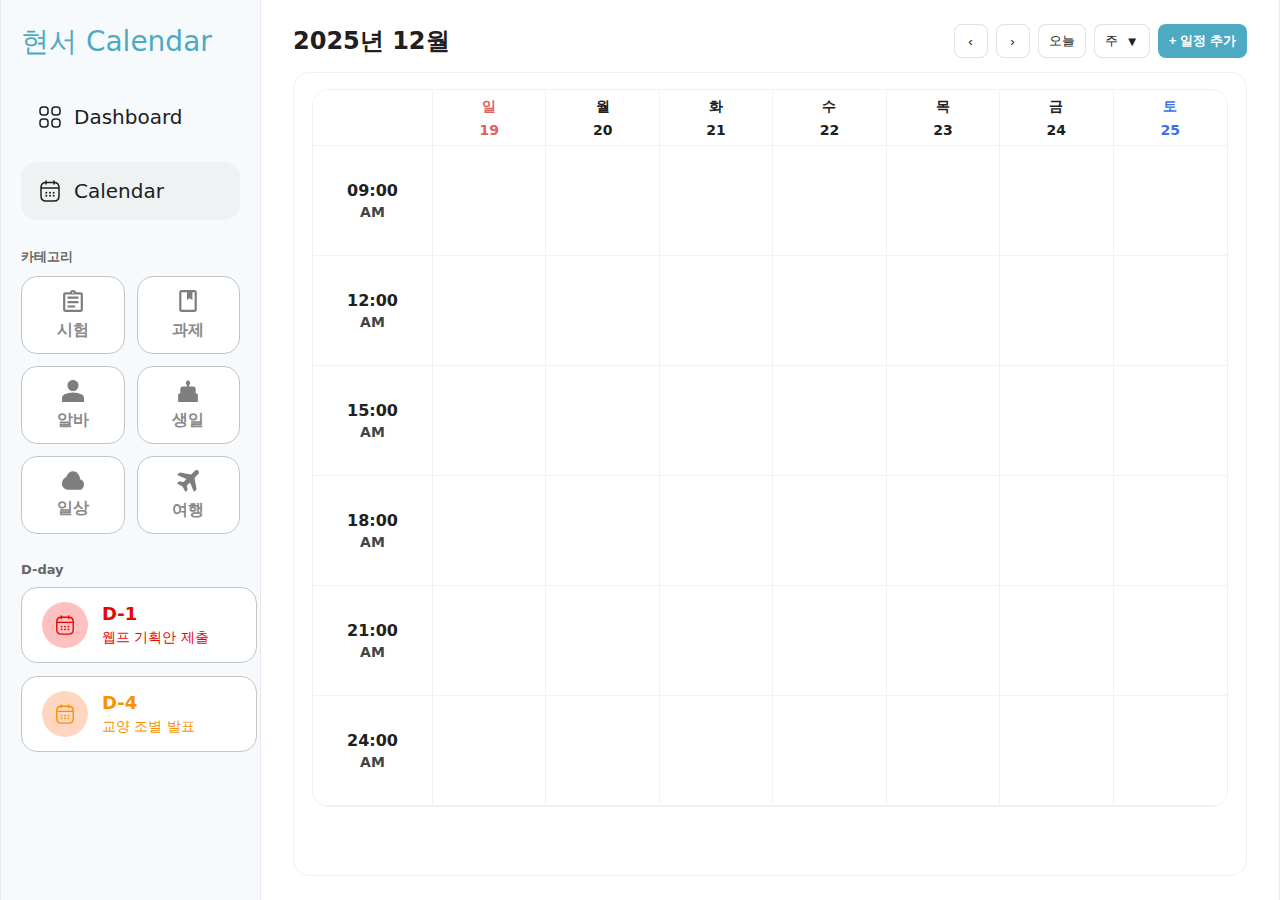
<file: week.html>
<!doctype html>
<html lang="ko">
<head>
  <meta charset="utf-8" />
  <meta name="viewport" content="width=device-width,initial-scale=1" />
  <title>Calendar - Week</title>
  <link rel="stylesheet" href="styles.css" />
</head>
<body>
  <div class="app">
    <!-- Sidebar -->
   <aside class="sidebar">
  <!-- Brand -->
  <div class="sidebar-brand">
    <div class="sidebar-brand__title">현서 Calendar</div>
  </div>

  <!-- Nav (Frame 24 규칙: column + center + gap 40) -->
  <nav class="sidebar-nav" aria-label="Primary">
    <a class="sidebar-nav__item" href="dashboard.html">
      <span class="sidebar-nav__icon" aria-hidden="true">
        <!-- Dashboard SVG -->
        <svg xmlns="http://www.w3.org/2000/svg" width="24" height="24"
             viewBox="0 0 24 24" fill="none">
          <path d="M5 10H7C9 10 10 9 10 7V5C10 3 9 2 7 2H5C3 2 2 3 2 5V7C2 9 3 10 5 10Z"
                stroke="currentColor" stroke-width="1.5" stroke-miterlimit="10"
                stroke-linecap="round" stroke-linejoin="round"/>
          <path d="M17 10H19C21 10 22 9 22 7V5C22 3 21 2 19 2H17C15 2 14 3 14 5V7C14 9 15 10 17 10Z"
                stroke="currentColor" stroke-width="1.5" stroke-miterlimit="10"
                stroke-linecap="round" stroke-linejoin="round"/>
          <path d="M17 22H19C21 22 22 21 22 19V17C22 15 21 14 19 14H17C15 14 14 15 14 17V19C14 21 15 22 17 22Z"
                stroke="currentColor" stroke-width="1.5" stroke-miterlimit="10"
                stroke-linecap="round" stroke-linejoin="round"/>
          <path d="M5 22H7C9 22 10 21 10 19V17C10 15 9 14 7 14H5C3 14 2 15 2 17V19C2 21 3 22 5 22Z"
                stroke="currentColor" stroke-width="1.5" stroke-miterlimit="10"
                stroke-linecap="round" stroke-linejoin="round"/>
        </svg>
      </span>
      <span class="sidebar-nav__label">Dashboard</span>
    </a>

    <a class="sidebar-nav__item is-active" href="month.html">
      <span class="sidebar-nav__icon" aria-hidden="true">
        <!-- Calendar SVG -->
        <svg xmlns="http://www.w3.org/2000/svg" width="24" height="24"
             viewBox="0 0 24 24" fill="none">
          <path d="M8 2V5" stroke="currentColor" stroke-width="1.5" stroke-miterlimit="10"
                stroke-linecap="round" stroke-linejoin="round"/>
          <path d="M16 2V5" stroke="currentColor" stroke-width="1.5" stroke-miterlimit="10"
                stroke-linecap="round" stroke-linejoin="round"/>
          <path d="M3.5 9.08997H20.5" stroke="currentColor" stroke-width="1.5" stroke-miterlimit="10"
                stroke-linecap="round" stroke-linejoin="round"/>
          <path d="M21 8.5V17C21 20 19.5 22 16 22H8C4.5 22 3 20 3 17V8.5C3 5.5 4.5 3.5 8 3.5H16C19.5 3.5 21 5.5 21 8.5Z"
                stroke="currentColor" stroke-width="1.5" stroke-miterlimit="10"
                stroke-linecap="round" stroke-linejoin="round"/>
          <path d="M15.6947 13.7H15.7037" stroke="currentColor" stroke-width="2"
                stroke-linecap="round" stroke-linejoin="round"/>
          <path d="M15.6947 16.7H15.7037" stroke="currentColor" stroke-width="2"
                stroke-linecap="round" stroke-linejoin="round"/>
          <path d="M11.9955 13.7H12.0045" stroke="currentColor" stroke-width="2"
                stroke-linecap="round" stroke-linejoin="round"/>
          <path d="M11.9955 16.7H12.0045" stroke="currentColor" stroke-width="2"
                stroke-linecap="round" stroke-linejoin="round"/>
          <path d="M8.29431 13.7H8.30329" stroke="currentColor" stroke-width="2"
                stroke-linecap="round" stroke-linejoin="round"/>
          <path d="M8.29431 16.7H8.30329" stroke="currentColor" stroke-width="2"
                stroke-linecap="round" stroke-linejoin="round"/>
        </svg>
      </span>
      <span class="sidebar-nav__label">Calendar</span>
    </a>
  </nav>

      <section class="section">
  <h3>카테고리</h3>

  <div class="category-grid">
    <button class="cat" type="button" aria-label="시험">
      <span class="cat-icon" aria-hidden="true">
        <!-- 시험 아이콘 -->
        <svg xmlns="http://www.w3.org/2000/svg" viewBox="0 0 18 20" fill="none">
          <path d="M2 20C1.45 20 0.979167 19.8042 0.5875 19.4125C0.195833 19.0208 0 18.55 0 18V4C0 3.45 0.195833 2.97917 0.5875 2.5875C0.979167 2.19583 1.45 2 2 2H6.2C6.41667 1.4 6.77917 0.916667 7.2875 0.55C7.79583 0.183333 8.36667 0 9 0C9.63333 0 10.2042 0.183333 10.7125 0.55C11.2208 0.916667 11.5833 1.4 11.8 2H16C16.55 2 17.0208 2.19583 17.4125 2.5875C17.8042 2.97917 18 3.45 18 4V18C18 18.55 17.8042 19.0208 17.4125 19.4125C17.0208 19.8042 16.55 20 16 20H2ZM2 18H16V4H2V18ZM4 16H11V14H4V16ZM4 12H14V10H4V12ZM4 8H14V6H4V8ZM9 3.25C9.21667 3.25 9.39583 3.17917 9.5375 3.0375C9.67917 2.89583 9.75 2.71667 9.75 2.5C9.75 2.28333 9.67917 2.10417 9.5375 1.9625C9.39583 1.82083 9.21667 1.75 9 1.75C8.78333 1.75 8.60417 1.82083 8.4625 1.9625C8.32083 2.10417 8.25 2.28333 8.25 2.5C8.25 2.71667 8.32083 2.89583 8.4625 3.0375C8.60417 3.17917 8.78333 3.25 9 3.25Z"
                fill="currentColor"/>
        </svg>
      </span>
      <span class="cat-label">시험</span>
    </button>

    <button class="cat" type="button" aria-label="과제">
      <span class="cat-icon" aria-hidden="true">
        <!-- 과제 아이콘 -->
        <svg xmlns="http://www.w3.org/2000/svg" viewBox="0 0 16 20" fill="none">
          <path d="M2 20C1.45 20 0.979167 19.8042 0.5875 19.4125C0.195833 19.0208 0 18.55 0 18V2C0 1.45 0.195833 0.979167 0.5875 0.5875C0.979167 0.195833 1.45 0 2 0H14C14.55 0 15.0208 0.195833 15.4125 0.5875C15.8042 0.979167 16 1.45 16 2V18C16 18.55 15.8042 19.0208 15.4125 19.4125C15.0208 19.8042 14.55 20 14 20H2ZM2 18H14V2H12V9L9.5 7.5L7 9V2H2V18Z"
                fill="currentColor"/>
        </svg>
      </span>
      <span class="cat-label">과제</span>
    </button>

    <button class="cat" type="button" aria-label="알바">
      <span class="cat-icon" aria-hidden="true">
        <!-- 알바 아이콘 -->
        <svg xmlns="http://www.w3.org/2000/svg" viewBox="0 0 20 20" fill="none">
          <path d="M10 10C8.625 10 7.44792 9.51042 6.46875 8.53125C5.48958 7.55208 5 6.375 5 5C5 3.625 5.48958 2.44792 6.46875 1.46875C7.44792 0.489583 8.625 0 10 0C11.375 0 12.5521 0.489583 13.5312 1.46875C14.5104 2.44792 15 3.625 15 5C15 6.375 14.5104 7.55208 13.5312 8.53125C12.5521 9.51042 11.375 10 10 10ZM0 20V16.5C0 15.7917 0.177083 15.1406 0.53125 14.5469C0.885417 13.9531 1.375 13.5 2 13.1875C3.25 12.5625 4.54688 12.0833 5.89062 11.75C7.23438 11.4167 8.60417 11.25 10 11.25C11.3958 11.25 12.7656 11.4167 14.1094 11.75C15.4531 12.0833 16.75 12.5625 18 13.1875C18.625 13.5 19.1146 13.9531 19.4688 14.5469C19.8229 15.1406 20 15.7917 20 16.5V20H0Z"
                fill="currentColor"/>
        </svg>
      </span>
      <span class="cat-label">알바</span>
    </button>

    <button class="cat" type="button" aria-label="생일">
      <span class="cat-icon" aria-hidden="true">
        <!-- 생일 아이콘 -->
        <svg xmlns="http://www.w3.org/2000/svg" viewBox="0 0 18 20" fill="none">
          <path d="M1 20C0.716667 20 0.479167 19.9042 0.2875 19.7125C0.0958333 19.5208 0 19.2833 0 19V14C0 13.45 0.195833 12.9792 0.5875 12.5875C0.979167 12.1958 1.45 12 2 12V8C2 7.45 2.19583 6.97917 2.5875 6.5875C2.97917 6.19583 3.45 6 4 6H8V4.55C7.7 4.35 7.45833 4.10833 7.275 3.825C7.09167 3.54167 7 3.2 7 2.8C7 2.55 7.05 2.30417 7.15 2.0625C7.25 1.82083 7.4 1.6 7.6 1.4L9 0L10.4 1.4C10.6 1.6 10.75 1.82083 10.85 2.0625C10.95 2.30417 11 2.55 11 2.8C11 3.2 10.9083 3.54167 10.725 3.825C10.5417 4.10833 10.3 4.35 10 4.55V6H14C14.55 6 15.0208 6.19583 15.4125 6.5875C15.8042 6.97917 16 7.45 16 8V12C16.55 12 17.0208 12.1958 17.4125 12.5875C17.8042 12.9792 18 13.45 18 14V19C18 19.2833 17.9042 19.5208 17.7125 19.7125C17.5208 19.9042 17.2833 20 17 20H1Z"
                fill="currentColor"/>
        </svg>
      </span>
      <span class="cat-label">생일</span>
    </button>

    <button class="cat" type="button" aria-label="일상">
      <span class="cat-icon" aria-hidden="true">
        <!-- 일상 아이콘 -->
        <svg xmlns="http://www.w3.org/2000/svg" viewBox="0 0 24 20" fill="none">
          <path d="M6 20C4.34545 20 2.93182 19.3438 1.75909 18.0312C0.586364 16.7188 0 15.1146 0 13.2188C0 11.5938 0.427273 10.1458 1.28182 8.875C2.13636 7.60417 3.25455 6.79167 4.63636 6.4375C5.09091 4.52083 6 2.96875 7.36364 1.78125C8.72727 0.59375 10.2727 0 12 0C14.1273 0 15.9318 0.848958 17.4136 2.54688C18.8955 4.24479 19.6364 6.3125 19.6364 8.75C20.8909 8.91667 21.9318 9.53646 22.7591 10.6094C23.5864 11.6823 24 12.9375 24 14.375C24 15.9375 23.5227 17.2656 22.5682 18.3594C21.6136 19.4531 20.4545 20 19.0909 20H6Z"
                fill="currentColor"/>
        </svg>
      </span>
      <span class="cat-label">일상</span>
    </button>

    <button class="cat" type="button" aria-label="여행">
      <span class="cat-icon" aria-hidden="true">
        <!-- 여행 아이콘 -->
        <svg xmlns="http://www.w3.org/2000/svg" viewBox="0 0 20 20" fill="none">
          <path d="M7.74282 20L5.0342 14.9589L0 12.2466L1.94254 10.3288L5.90971 11.0137L8.70041 8.21918L0.0273598 4.52055L2.32558 2.16438L12.8591 4.0274L16.2517 0.630137C16.6712 0.210046 17.1911 0 17.8112 0C18.4314 0 18.9512 0.210046 19.3707 0.630137C19.7902 1.05023 20 1.56621 20 2.17808C20 2.78995 19.7902 3.30594 19.3707 3.72603L15.9508 7.15068L17.8112 17.6712L15.4856 20L11.7647 11.3151L8.97401 14.1096L9.68536 18.0548L7.74282 20Z"
                fill="currentColor"/>
        </svg>
      </span>
      <span class="cat-label">여행</span>
    </button>
  </div>
</section>


      <section class="section">
  <h3>D-day</h3>

  <ul class="dday-list">
    <li class="dday danger">
      <div class="dday-icon">
        <svg xmlns="http://www.w3.org/2000/svg" viewBox="0 0 24 24"
             class="dday-icon-svg" fill="none" aria-hidden="true">
          <path d="M8 2V5" stroke="currentColor" stroke-width="1.5" stroke-linecap="round" stroke-linejoin="round"/>
          <path d="M16 2V5" stroke="currentColor" stroke-width="1.5" stroke-linecap="round" stroke-linejoin="round"/>
          <path d="M3.5 9.09H20.5" stroke="currentColor" stroke-width="1.5" stroke-linecap="round" stroke-linejoin="round"/>
          <path d="M21 8.5V17C21 20 19.5 22 16 22H8C4.5 22 3 20 3 17V8.5C3 5.5 4.5 3.5 8 3.5H16C19.5 3.5 21 5.5 21 8.5Z"
                stroke="currentColor" stroke-width="1.5" stroke-linecap="round" stroke-linejoin="round"/>
          <path d="M15.7 13.7H15.7" stroke="currentColor" stroke-width="2" stroke-linecap="round"/>
          <path d="M15.7 16.7H15.7" stroke="currentColor" stroke-width="2" stroke-linecap="round"/>
          <path d="M12 13.7H12" stroke="currentColor" stroke-width="2" stroke-linecap="round"/>
          <path d="M12 16.7H12" stroke="currentColor" stroke-width="2" stroke-linecap="round"/>
          <path d="M8.3 13.7H8.3" stroke="currentColor" stroke-width="2" stroke-linecap="round"/>
          <path d="M8.3 16.7H8.3" stroke="currentColor" stroke-width="2" stroke-linecap="round"/>
        </svg>
      </div>

      <div class="txt">
        <b>D-1</b>
        <small>웹프 기획안 제출</small>
      </div>
    </li>

    <li class="dday warn">
      <div class="dday-icon">
        <svg xmlns="http://www.w3.org/2000/svg" viewBox="0 0 24 24"
             class="dday-icon-svg" fill="none" aria-hidden="true">
          <path d="M8 2V5" stroke="currentColor" stroke-width="1.5" stroke-linecap="round" stroke-linejoin="round"/>
          <path d="M16 2V5" stroke="currentColor" stroke-width="1.5" stroke-linecap="round" stroke-linejoin="round"/>
          <path d="M3.5 9.09H20.5" stroke="currentColor" stroke-width="1.5" stroke-linecap="round" stroke-linejoin="round"/>
          <path d="M21 8.5V17C21 20 19.5 22 16 22H8C4.5 22 3 20 3 17V8.5C3 5.5 4.5 3.5 8 3.5H16C19.5 3.5 21 5.5 21 8.5Z"
                stroke="currentColor" stroke-width="1.5" stroke-linecap="round" stroke-linejoin="round"/>
          <path d="M15.7 13.7H15.7" stroke="currentColor" stroke-width="2" stroke-linecap="round"/>
          <path d="M15.7 16.7H15.7" stroke="currentColor" stroke-width="2" stroke-linecap="round"/>
          <path d="M12 13.7H12" stroke="currentColor" stroke-width="2" stroke-linecap="round"/>
          <path d="M12 16.7H12" stroke="currentColor" stroke-width="2" stroke-linecap="round"/>
          <path d="M8.3 13.7H8.3" stroke="currentColor" stroke-width="2" stroke-linecap="round"/>
          <path d="M8.3 16.7H8.3" stroke="currentColor" stroke-width="2" stroke-linecap="round"/>
        </svg>
      </div>

      <div class="txt">
        <b>D-4</b>
        <small>교양 조별 발표</small>
      </div>
    </li>
  </ul>
</section>

    </aside>

    <!-- Main -->
    <main class="main">
      <header class="topbar">
        <div class="left" data-month-title>2025년 12월</div>

        <div class="controls">
          <button class="btn icon" type="button" aria-label="이전 달">‹</button>
          <button class="btn icon" type="button" aria-label="다음 달">›</button>
          <button class="btn" type="button">오늘</button>

          <div class="viewmode" data-viewmode>
            <button class="btn" type="button"
                    data-vm-btn
                    aria-haspopup="menu"
                    aria-expanded="false">
              <span>주</span>
              <span aria-hidden="true">▼</span>
            </button>

            <div class="menu" role="menu" data-vm-menu>
              <button type="button" role="menuitem" data-href="week.html" class="selected">
                <span>주</span><span class="kbd">W</span>
              </button>
              <button type="button" role="menuitem" data-href="month.html">
                <span>월</span><span class="kbd">M</span>
              </button>
              <button type="button" role="menuitem" data-href="year.html">
                <span>연도</span><span class="kbd">Y</span>
              </button>
            </div>
          </div>

          <button class="btn primary" type="button" id="openAddModal">
  + 일정 추가
</button>
        </div>
      </header>

     <section class="panel">
  <div class="week-grid" id="weekGrid">
    <!-- JS가 채움 -->
  </div>
</section>

    </main>
  </div>

  <script src="app.js"></script>
</body>
</html>
</file>
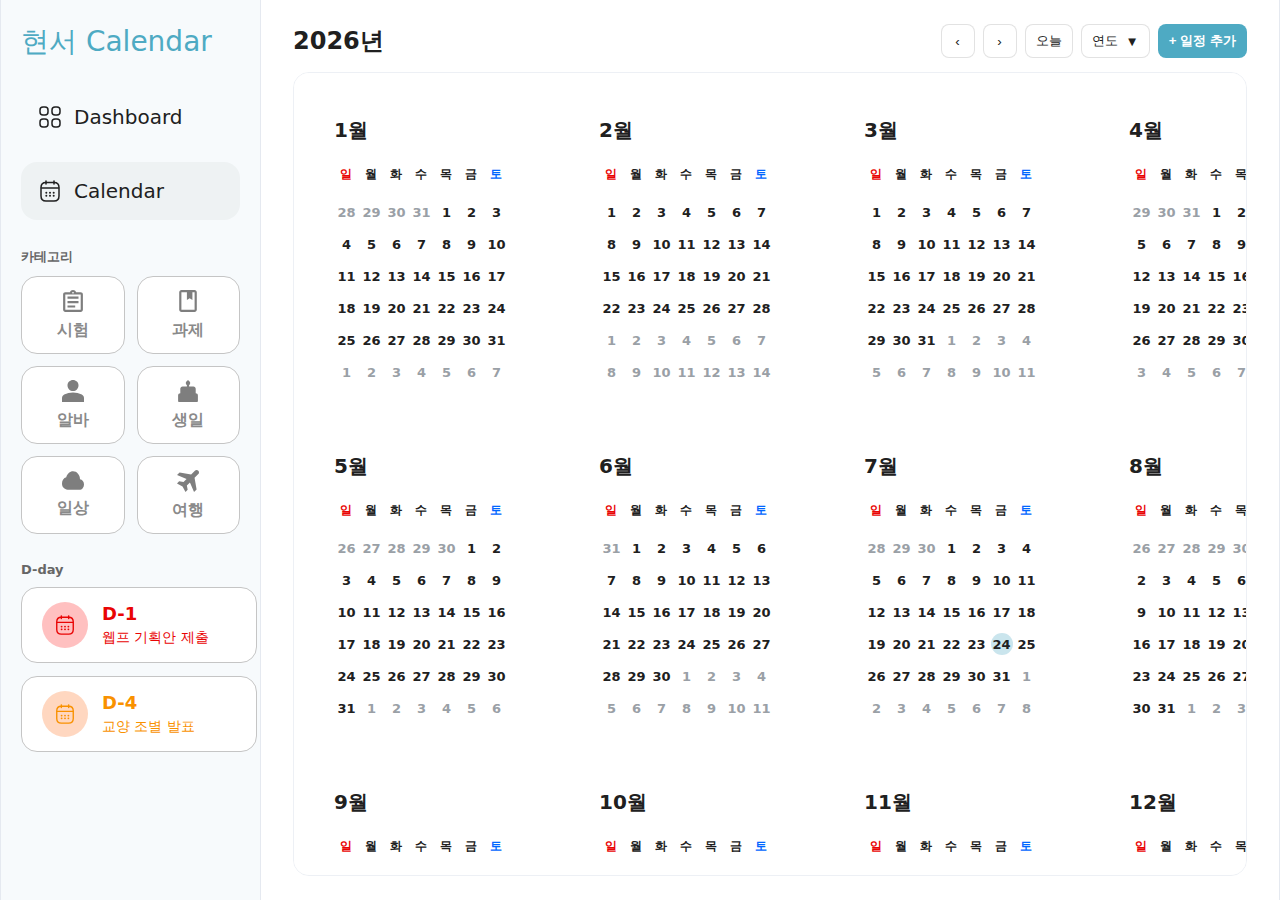
<file: year.html>
<!doctype html>
<html lang="ko">
<head>
  <meta charset="utf-8" />
  <meta name="viewport" content="width=device-width,initial-scale=1" />
  <title>Calendar - Year</title>
  <link rel="stylesheet" href="styles.css" />
</head>
<body>
<div class="app">
    <!-- Sidebar -->
   <aside class="sidebar">
  <!-- Brand -->
  <div class="sidebar-brand">
    <div class="sidebar-brand__title">현서 Calendar</div>
  </div>

  <!-- Nav (Frame 24 규칙: column + center + gap 40) -->
  <nav class="sidebar-nav" aria-label="Primary">
    <a class="sidebar-nav__item" href="dashboard.html">
      <span class="sidebar-nav__icon" aria-hidden="true">
        <!-- Dashboard SVG -->
        <svg xmlns="http://www.w3.org/2000/svg" width="24" height="24"
             viewBox="0 0 24 24" fill="none">
          <path d="M5 10H7C9 10 10 9 10 7V5C10 3 9 2 7 2H5C3 2 2 3 2 5V7C2 9 3 10 5 10Z"
                stroke="currentColor" stroke-width="1.5" stroke-miterlimit="10"
                stroke-linecap="round" stroke-linejoin="round"/>
          <path d="M17 10H19C21 10 22 9 22 7V5C22 3 21 2 19 2H17C15 2 14 3 14 5V7C14 9 15 10 17 10Z"
                stroke="currentColor" stroke-width="1.5" stroke-miterlimit="10"
                stroke-linecap="round" stroke-linejoin="round"/>
          <path d="M17 22H19C21 22 22 21 22 19V17C22 15 21 14 19 14H17C15 14 14 15 14 17V19C14 21 15 22 17 22Z"
                stroke="currentColor" stroke-width="1.5" stroke-miterlimit="10"
                stroke-linecap="round" stroke-linejoin="round"/>
          <path d="M5 22H7C9 22 10 21 10 19V17C10 15 9 14 7 14H5C3 14 2 15 2 17V19C2 21 3 22 5 22Z"
                stroke="currentColor" stroke-width="1.5" stroke-miterlimit="10"
                stroke-linecap="round" stroke-linejoin="round"/>
        </svg>
      </span>
      <span class="sidebar-nav__label">Dashboard</span>
    </a>

    <a class="sidebar-nav__item is-active" href="month.html">
      <span class="sidebar-nav__icon" aria-hidden="true">
        <!-- Calendar SVG -->
        <svg xmlns="http://www.w3.org/2000/svg" width="24" height="24"
             viewBox="0 0 24 24" fill="none">
          <path d="M8 2V5" stroke="currentColor" stroke-width="1.5" stroke-miterlimit="10"
                stroke-linecap="round" stroke-linejoin="round"/>
          <path d="M16 2V5" stroke="currentColor" stroke-width="1.5" stroke-miterlimit="10"
                stroke-linecap="round" stroke-linejoin="round"/>
          <path d="M3.5 9.08997H20.5" stroke="currentColor" stroke-width="1.5" stroke-miterlimit="10"
                stroke-linecap="round" stroke-linejoin="round"/>
          <path d="M21 8.5V17C21 20 19.5 22 16 22H8C4.5 22 3 20 3 17V8.5C3 5.5 4.5 3.5 8 3.5H16C19.5 3.5 21 5.5 21 8.5Z"
                stroke="currentColor" stroke-width="1.5" stroke-miterlimit="10"
                stroke-linecap="round" stroke-linejoin="round"/>
          <path d="M15.6947 13.7H15.7037" stroke="currentColor" stroke-width="2"
                stroke-linecap="round" stroke-linejoin="round"/>
          <path d="M15.6947 16.7H15.7037" stroke="currentColor" stroke-width="2"
                stroke-linecap="round" stroke-linejoin="round"/>
          <path d="M11.9955 13.7H12.0045" stroke="currentColor" stroke-width="2"
                stroke-linecap="round" stroke-linejoin="round"/>
          <path d="M11.9955 16.7H12.0045" stroke="currentColor" stroke-width="2"
                stroke-linecap="round" stroke-linejoin="round"/>
          <path d="M8.29431 13.7H8.30329" stroke="currentColor" stroke-width="2"
                stroke-linecap="round" stroke-linejoin="round"/>
          <path d="M8.29431 16.7H8.30329" stroke="currentColor" stroke-width="2"
                stroke-linecap="round" stroke-linejoin="round"/>
        </svg>
      </span>
      <span class="sidebar-nav__label">Calendar</span>
    </a>
  </nav>

      <section class="section">
  <h3>카테고리</h3>

  <div class="category-grid">
    <button class="cat" type="button" aria-label="시험">
      <span class="cat-icon" aria-hidden="true">
        <!-- 시험 아이콘 -->
        <svg xmlns="http://www.w3.org/2000/svg" viewBox="0 0 18 20" fill="none">
          <path d="M2 20C1.45 20 0.979167 19.8042 0.5875 19.4125C0.195833 19.0208 0 18.55 0 18V4C0 3.45 0.195833 2.97917 0.5875 2.5875C0.979167 2.19583 1.45 2 2 2H6.2C6.41667 1.4 6.77917 0.916667 7.2875 0.55C7.79583 0.183333 8.36667 0 9 0C9.63333 0 10.2042 0.183333 10.7125 0.55C11.2208 0.916667 11.5833 1.4 11.8 2H16C16.55 2 17.0208 2.19583 17.4125 2.5875C17.8042 2.97917 18 3.45 18 4V18C18 18.55 17.8042 19.0208 17.4125 19.4125C17.0208 19.8042 16.55 20 16 20H2ZM2 18H16V4H2V18ZM4 16H11V14H4V16ZM4 12H14V10H4V12ZM4 8H14V6H4V8ZM9 3.25C9.21667 3.25 9.39583 3.17917 9.5375 3.0375C9.67917 2.89583 9.75 2.71667 9.75 2.5C9.75 2.28333 9.67917 2.10417 9.5375 1.9625C9.39583 1.82083 9.21667 1.75 9 1.75C8.78333 1.75 8.60417 1.82083 8.4625 1.9625C8.32083 2.10417 8.25 2.28333 8.25 2.5C8.25 2.71667 8.32083 2.89583 8.4625 3.0375C8.60417 3.17917 8.78333 3.25 9 3.25Z"
                fill="currentColor"/>
        </svg>
      </span>
      <span class="cat-label">시험</span>
    </button>

    <button class="cat" type="button" aria-label="과제">
      <span class="cat-icon" aria-hidden="true">
        <!-- 과제 아이콘 -->
        <svg xmlns="http://www.w3.org/2000/svg" viewBox="0 0 16 20" fill="none">
          <path d="M2 20C1.45 20 0.979167 19.8042 0.5875 19.4125C0.195833 19.0208 0 18.55 0 18V2C0 1.45 0.195833 0.979167 0.5875 0.5875C0.979167 0.195833 1.45 0 2 0H14C14.55 0 15.0208 0.195833 15.4125 0.5875C15.8042 0.979167 16 1.45 16 2V18C16 18.55 15.8042 19.0208 15.4125 19.4125C15.0208 19.8042 14.55 20 14 20H2ZM2 18H14V2H12V9L9.5 7.5L7 9V2H2V18Z"
                fill="currentColor"/>
        </svg>
      </span>
      <span class="cat-label">과제</span>
    </button>

    <button class="cat" type="button" aria-label="알바">
      <span class="cat-icon" aria-hidden="true">
        <!-- 알바 아이콘 -->
        <svg xmlns="http://www.w3.org/2000/svg" viewBox="0 0 20 20" fill="none">
          <path d="M10 10C8.625 10 7.44792 9.51042 6.46875 8.53125C5.48958 7.55208 5 6.375 5 5C5 3.625 5.48958 2.44792 6.46875 1.46875C7.44792 0.489583 8.625 0 10 0C11.375 0 12.5521 0.489583 13.5312 1.46875C14.5104 2.44792 15 3.625 15 5C15 6.375 14.5104 7.55208 13.5312 8.53125C12.5521 9.51042 11.375 10 10 10ZM0 20V16.5C0 15.7917 0.177083 15.1406 0.53125 14.5469C0.885417 13.9531 1.375 13.5 2 13.1875C3.25 12.5625 4.54688 12.0833 5.89062 11.75C7.23438 11.4167 8.60417 11.25 10 11.25C11.3958 11.25 12.7656 11.4167 14.1094 11.75C15.4531 12.0833 16.75 12.5625 18 13.1875C18.625 13.5 19.1146 13.9531 19.4688 14.5469C19.8229 15.1406 20 15.7917 20 16.5V20H0Z"
                fill="currentColor"/>
        </svg>
      </span>
      <span class="cat-label">알바</span>
    </button>

    <button class="cat" type="button" aria-label="생일">
      <span class="cat-icon" aria-hidden="true">
        <!-- 생일 아이콘 -->
        <svg xmlns="http://www.w3.org/2000/svg" viewBox="0 0 18 20" fill="none">
          <path d="M1 20C0.716667 20 0.479167 19.9042 0.2875 19.7125C0.0958333 19.5208 0 19.2833 0 19V14C0 13.45 0.195833 12.9792 0.5875 12.5875C0.979167 12.1958 1.45 12 2 12V8C2 7.45 2.19583 6.97917 2.5875 6.5875C2.97917 6.19583 3.45 6 4 6H8V4.55C7.7 4.35 7.45833 4.10833 7.275 3.825C7.09167 3.54167 7 3.2 7 2.8C7 2.55 7.05 2.30417 7.15 2.0625C7.25 1.82083 7.4 1.6 7.6 1.4L9 0L10.4 1.4C10.6 1.6 10.75 1.82083 10.85 2.0625C10.95 2.30417 11 2.55 11 2.8C11 3.2 10.9083 3.54167 10.725 3.825C10.5417 4.10833 10.3 4.35 10 4.55V6H14C14.55 6 15.0208 6.19583 15.4125 6.5875C15.8042 6.97917 16 7.45 16 8V12C16.55 12 17.0208 12.1958 17.4125 12.5875C17.8042 12.9792 18 13.45 18 14V19C18 19.2833 17.9042 19.5208 17.7125 19.7125C17.5208 19.9042 17.2833 20 17 20H1Z"
                fill="currentColor"/>
        </svg>
      </span>
      <span class="cat-label">생일</span>
    </button>

    <button class="cat" type="button" aria-label="일상">
      <span class="cat-icon" aria-hidden="true">
        <!-- 일상 아이콘 -->
        <svg xmlns="http://www.w3.org/2000/svg" viewBox="0 0 24 20" fill="none">
          <path d="M6 20C4.34545 20 2.93182 19.3438 1.75909 18.0312C0.586364 16.7188 0 15.1146 0 13.2188C0 11.5938 0.427273 10.1458 1.28182 8.875C2.13636 7.60417 3.25455 6.79167 4.63636 6.4375C5.09091 4.52083 6 2.96875 7.36364 1.78125C8.72727 0.59375 10.2727 0 12 0C14.1273 0 15.9318 0.848958 17.4136 2.54688C18.8955 4.24479 19.6364 6.3125 19.6364 8.75C20.8909 8.91667 21.9318 9.53646 22.7591 10.6094C23.5864 11.6823 24 12.9375 24 14.375C24 15.9375 23.5227 17.2656 22.5682 18.3594C21.6136 19.4531 20.4545 20 19.0909 20H6Z"
                fill="currentColor"/>
        </svg>
      </span>
      <span class="cat-label">일상</span>
    </button>

    <button class="cat" type="button" aria-label="여행">
      <span class="cat-icon" aria-hidden="true">
        <!-- 여행 아이콘 -->
        <svg xmlns="http://www.w3.org/2000/svg" viewBox="0 0 20 20" fill="none">
          <path d="M7.74282 20L5.0342 14.9589L0 12.2466L1.94254 10.3288L5.90971 11.0137L8.70041 8.21918L0.0273598 4.52055L2.32558 2.16438L12.8591 4.0274L16.2517 0.630137C16.6712 0.210046 17.1911 0 17.8112 0C18.4314 0 18.9512 0.210046 19.3707 0.630137C19.7902 1.05023 20 1.56621 20 2.17808C20 2.78995 19.7902 3.30594 19.3707 3.72603L15.9508 7.15068L17.8112 17.6712L15.4856 20L11.7647 11.3151L8.97401 14.1096L9.68536 18.0548L7.74282 20Z"
                fill="currentColor"/>
        </svg>
      </span>
      <span class="cat-label">여행</span>
    </button>
  </div>
</section>


      <section class="section">
  <h3>D-day</h3>

  <ul class="dday-list">
    <li class="dday danger">
      <div class="dday-icon">
        <svg xmlns="http://www.w3.org/2000/svg" viewBox="0 0 24 24"
             class="dday-icon-svg" fill="none" aria-hidden="true">
          <path d="M8 2V5" stroke="currentColor" stroke-width="1.5" stroke-linecap="round" stroke-linejoin="round"/>
          <path d="M16 2V5" stroke="currentColor" stroke-width="1.5" stroke-linecap="round" stroke-linejoin="round"/>
          <path d="M3.5 9.09H20.5" stroke="currentColor" stroke-width="1.5" stroke-linecap="round" stroke-linejoin="round"/>
          <path d="M21 8.5V17C21 20 19.5 22 16 22H8C4.5 22 3 20 3 17V8.5C3 5.5 4.5 3.5 8 3.5H16C19.5 3.5 21 5.5 21 8.5Z"
                stroke="currentColor" stroke-width="1.5" stroke-linecap="round" stroke-linejoin="round"/>
          <path d="M15.7 13.7H15.7" stroke="currentColor" stroke-width="2" stroke-linecap="round"/>
          <path d="M15.7 16.7H15.7" stroke="currentColor" stroke-width="2" stroke-linecap="round"/>
          <path d="M12 13.7H12" stroke="currentColor" stroke-width="2" stroke-linecap="round"/>
          <path d="M12 16.7H12" stroke="currentColor" stroke-width="2" stroke-linecap="round"/>
          <path d="M8.3 13.7H8.3" stroke="currentColor" stroke-width="2" stroke-linecap="round"/>
          <path d="M8.3 16.7H8.3" stroke="currentColor" stroke-width="2" stroke-linecap="round"/>
        </svg>
      </div>

      <div class="txt">
        <b>D-1</b>
        <small>웹프 기획안 제출</small>
      </div>
    </li>

    <li class="dday warn">
      <div class="dday-icon">
        <svg xmlns="http://www.w3.org/2000/svg" viewBox="0 0 24 24"
             class="dday-icon-svg" fill="none" aria-hidden="true">
          <path d="M8 2V5" stroke="currentColor" stroke-width="1.5" stroke-linecap="round" stroke-linejoin="round"/>
          <path d="M16 2V5" stroke="currentColor" stroke-width="1.5" stroke-linecap="round" stroke-linejoin="round"/>
          <path d="M3.5 9.09H20.5" stroke="currentColor" stroke-width="1.5" stroke-linecap="round" stroke-linejoin="round"/>
          <path d="M21 8.5V17C21 20 19.5 22 16 22H8C4.5 22 3 20 3 17V8.5C3 5.5 4.5 3.5 8 3.5H16C19.5 3.5 21 5.5 21 8.5Z"
                stroke="currentColor" stroke-width="1.5" stroke-linecap="round" stroke-linejoin="round"/>
          <path d="M15.7 13.7H15.7" stroke="currentColor" stroke-width="2" stroke-linecap="round"/>
          <path d="M15.7 16.7H15.7" stroke="currentColor" stroke-width="2" stroke-linecap="round"/>
          <path d="M12 13.7H12" stroke="currentColor" stroke-width="2" stroke-linecap="round"/>
          <path d="M12 16.7H12" stroke="currentColor" stroke-width="2" stroke-linecap="round"/>
          <path d="M8.3 13.7H8.3" stroke="currentColor" stroke-width="2" stroke-linecap="round"/>
          <path d="M8.3 16.7H8.3" stroke="currentColor" stroke-width="2" stroke-linecap="round"/>
        </svg>
      </div>

      <div class="txt">
        <b>D-4</b>
        <small>교양 조별 발표</small>
      </div>
    </li>
  </ul>
</section>

    </aside>

    <!-- Main -->
    <main class="main">
      <header class="topbar">
  <div class="left" id="yearTitle" data-year-title>2025년</div>

  <div class="controls">
    <button class="btn icon" type="button" id="yearPrev" aria-label="이전 해">‹</button>
    <button class="btn icon" type="button" id="yearNext" aria-label="다음 해">›</button>
    <button class="btn" type="button" id="yearToday">오늘</button>

    <div class="viewmode" data-viewmode>
      <button class="btn" type="button" data-vm-btn aria-haspopup="menu" aria-expanded="false">
        <span>연도</span><span aria-hidden="true">▼</span>
      </button>

      <div class="menu" role="menu" data-vm-menu>
        <button type="button" role="menuitem" data-href="week.html"><span>주</span><span class="kbd">W</span></button>
        <button type="button" role="menuitem" data-href="month.html"><span>월</span><span class="kbd">M</span></button>
        <button type="button" role="menuitem" data-href="year.html" class="selected"><span>연도</span><span class="kbd">Y</span></button>
      </div>
    </div>

    <button class="btn primary" type="button" id="openAddModal">+ 일정 추가</button>
  </div>
</header>

<section class="panel">
 <div class="year-grid" id="yearGrid" data-year-grid></div>
</section>

    </main>
  </div>

  <script src="app.js"></script>
</body>
</html>
</file>
<file: styles.css>
:root{
  --app-bg:#F3F7FB;
  --panel:#FFFFFF;
  --sidebar:#F7FAFC;
  --border:#E5E9F0;
  --muted:#7E7E7E;
  --text:#202020;
  --shadow: 0 10px 30px rgba(15,23,42,.08);

  --sun:#E16060;
  --sat:#3C6FE8;

  --chip:#FFFFFF;
  --chip-border: rgba(197,197,197,.50);

  --primary:#4EAAC3;
}

*{ box-sizing:border-box; }
html,body{ height:100%; }
body{
  margin:0;
  font-family: system-ui, -apple-system, "Segoe UI", Roboto, "Noto Sans KR", Arial, sans-serif;
  background: var(--app-bg);
  color: var(--text);
}

/* ===== App frame (Figma 1440x1024 느낌) ===== */
.app{
  width:min(1440px, 100%);
  height:min(1024px, 100vh);
  margin:0 auto;
  background: var(--panel);
  display:grid;
  grid-template-columns: 260px 1fr;
  border-left:1px solid var(--border);
  border-right:1px solid var(--border);
}

/* ===== Sidebar ===== */
.sidebar{
  background: var(--sidebar);
  border-right:1px solid var(--border);
  padding:24px 20px;
  display:flex;
  flex-direction:column;
  gap:28px;
  overflow:auto;
}
/* ===== Brand (현서 Calendar) ===== */
.sidebar-brand{
  display:flex;
  align-items:center;
  gap:12px;
  align-self:stretch;
}

.sidebar-brand__logo{
  width:36px;
  height:36px;
  display:grid;
  place-items:center;
  flex:0 0 36px;
  border-radius:10px;
}

.sidebar-brand__title{
  align-self:stretch;
  color:#4EAAC3;
  font-family: Inter, system-ui, -apple-system, "Segoe UI", Roboto, "Noto Sans KR", Arial, sans-serif;
  font-size:28px;
  font-style:normal;
  font-weight:500;
  line-height:36px;
}

.sidebar-nav{
  display:flex;
  flex-direction:column;
  align-items:stretch;
  gap:16px;
  align-self:stretch;
  margin:0;
}

.sidebar-nav__item{
  display:flex;
  align-items:center;
  gap:12px;              
  width:100%;

  text-decoration:none;
  color: var(--color-gray-100, #202020);

  font-family: Inter, system-ui, -apple-system, "Segoe UI", Roboto, "Noto Sans KR", Arial, sans-serif;
  font-size:20px;
  font-style:normal;
  font-weight:500;
  line-height:28px;

  padding:14px 16px;       
  border-radius:16px;

  border:1px solid transparent;
  background:transparent;
}

.sidebar-nav__label{
  flex: 1 0 0;
}

/* 아이콘 틀 */
.sidebar-nav__icon{
  width:24px;
  height:24px;
  flex-shrink:0;
  display:grid;
  place-items:center;
}

.sidebar-nav__icon svg{
  width:24px;
  height:24px;
  display:block;
}

.sidebar-nav__item.is-active{
  background:#EEF2F3; 
}

/* hover */
.sidebar-nav__item:hover{
  background: rgba(238,242,243,.7);
}

.sidebar-nav__item:focus-visible{
  outline:2px solid rgba(78,170,195,.35);
  outline-offset:2px;
}

.section h3{
  margin:0 0 10px 0;
  font-size:13px;
  color:#666;
  font-weight:700;
}

/* 2열 그리드 */
.category-grid{
  display:grid;
  grid-template-columns: 1fr 1fr;
  gap:12px;
}

/* 카드 */
.cat{
  border:1px solid #C5C5C5;
  background:#fff;
  border-radius:16px;    
  padding:14px 10px;
  height:78px;            
  display:flex;
  flex-direction:column;
  align-items:center;
  justify-content:center; 
  gap:8px;
  cursor:pointer;
  color:#7E7E7E;           
}

.cat-icon{
  width:22px;
  height:22px;
  display:grid;
  place-items:center;
}

.cat-icon svg{
  width:100%;
  height:100%;
  display:block;
  color:inherit;
}

.cat-label{
  font-weight:700;
  color:#8A8A8A; 
  font-size:16px;
}


.cat:hover{
  background:#F7FAFC;
}
.cat:active{
  transform: translateY(1px);
}
.cat:focus-visible{
  outline:2px solid rgba(78,170,195,.35);
  outline-offset:2px;
}


.dday-list{
  list-style:none;
  padding:0;
  margin:0;
  display:flex;
  flex-direction:column;
  gap:12px;
}

.dday{
  border:1px solid #C5C5C5;
  background:#fff;
  border-radius:16px;
  padding:14px 16px;
  display:flex;
  align-items:center;
  gap:14px;            
  min-height:76px;       
}

.dday:hover{
  background:#F7FAFC;
}

.dday:active{
  transform: translateY(1px);
}

.dday:focus-visible{
  outline:2px solid rgba(78,170,195,.35);
  outline-offset:2px;
}

.dday-icon{
  width:46px;
  height:46px;
  border-radius:999px;
  display:grid;
  place-items:center;
  flex:0 0 46px;        
}

.dday-icon-svg{
  width:22px;
  height:22px;
  display:block;
}

.dday .txt{
  display:flex;
  flex-direction:column;
  gap:6px;
  line-height:1.1;
}

.dday .txt b{
  font-size:18px;
  font-weight:800;
}

.dday .txt small{
  font-size:14px;
  color:inherit;
}

.dday.danger{
  color:#E90404;
}
.dday.danger .dday-icon{
  background:#FFC0C0;
}

.dday.warn{
  color:#F99100;
}
.dday.warn .dday-icon{
  background:#FFD7C0;
}

.dday.notice{
  color:#FFE100;          /* 텍스트/아이콘 색 */
}

.dday.notice .dday-icon{
  background:#FFF67E;     /* 노란 동그라미 배경 */
}

/* ===== Main ===== */
.main{
  padding:24px 32px;
  display:flex;
  flex-direction:column;
  gap:14px;

  overflow:hidden;  /* main은 유지 */
  min-height:0;
}

/* panel(연도 캘린더 박스)만 스크롤 */
.panel{
  overflow:auto;
  min-height:0;
  padding-bottom:40px;
}

/* Top bar */
.topbar{
  display:flex;
  align-items:center;
  justify-content:space-between;
  gap:12px;
}
.topbar .left{
  font-size:24px;
  font-weight:800;
}
.controls{
  display:flex;
  align-items:center;
  gap:8px;
  flex-wrap:wrap;
}
.btn{
  border:1px solid var(--chip-border);
  background:var(--chip);
  border-radius:8px;
  padding:6px 10px;
  display:inline-flex;
  align-items:center;
  gap:8px;
  cursor:pointer;
  height:34px;
  color:#202020;
}
.btn.icon{ width:34px; justify-content:center; padding:0; }
.btn.primary{
  background: var(--primary);
  border-color: transparent;
  color:#fff;
  font-weight:700;
  text-decoration:none;
}
.btn:focus{ outline: 2px solid rgba(78,170,195,.35); outline-offset:2px; }

/* View-mode dropdown (중요: 월▼ 한 자리에서 D/W/M/Y) */
.viewmode{
  position:relative;
}
.menu{
  position:absolute;
  right:0;
  top: calc(100% + 8px);
  width:160px;
  background:#fff;
  border:1px solid var(--border);
  border-radius:12px;
  box-shadow: var(--shadow);
  padding:6px;
  display:none;
  z-index:50;
}
.menu.open{ display:block; }
.menu button{
  width:100%;
  border:0;
  background:transparent;
  padding:10px 10px;
  border-radius:10px;
  cursor:pointer;
  display:flex;
  justify-content:space-between;
  align-items:center;
  font-size:14px;
}
.menu button:hover{ background:#F3F6FB; }
.menu button.selected{ font-weight:800; color:#1A7CCF; }
.kbd{
  font-size:12px;
  color:#999;
}

/* Calendar panel */
.panel{
  flex:1;
  border:1px solid #EDF0F5;
  background:#fff;
  border-radius:16px;
  padding:16px 18px 18px;
 overflow:auto;   /* ✅ hidden -> auto 로 변경 */
  min-height:0; 
  display:flex;
  flex-direction:column;
  gap:10px;
}



/* weekday header */
.weekdays{
  display:grid;
  grid-template-columns: repeat(7, 1fr);
  border-bottom:1px solid #F0F2F5;
  padding-bottom:10px;
}
.weekdays div{
  text-align:center;
  font-weight:800;
  font-size:13px;
  color:#666;
}
.weekdays .sun{ color: var(--sun); }
.weekdays .sat{ color: var(--sat); }

/* month grid */
.month-grid{
  flex:1;
  display:grid;
  grid-template-columns: repeat(7, 1fr);
  grid-template-rows: repeat(6, 1fr);
  gap:0;
  border:1px solid #F0F2F5;
  border-radius:12px;
  overflow:hidden;
}
.cell{
  border-right:1px solid #F0F2F5;
  border-bottom:1px solid #F0F2F5;
  padding:8px 8px 6px;
  position:relative;
  min-height:110px;
}
.cell:nth-child(7n){ border-right:0; }
.cell:nth-last-child(-n+7){ border-bottom:0; }

.daynum{
  font-weight:700;
  font-size:13px;
}
.muted{ color:#A0A0A0; }

/* ✅ 캘린더 일정(저장된 일정 + 더미 일정) 공통 */
.calendar-event{
  display: flex;
  align-items: center;
  gap: 10px;

  height: 28px;
  padding: 0 20px;     /* height 28 유지 위해 세로 padding 제거 */

  border-radius: 12px;
  border: 1px solid transparent;
  box-sizing: border-box;

  margin-top: 6px;

  color: #202020;
  font-family: Inter, system-ui, -apple-system, "Segoe UI", Arial, sans-serif;
  font-size: 12px;
  font-style: normal;
  font-weight: 400;
  line-height: 16px;

  white-space: nowrap;
  overflow: hidden;
  text-overflow: ellipsis;
}

/* ● 점 */
.calendar-event::before{
  content:"";
  width: 10px;
  height: 10px;
  border-radius: 999px;
  flex: 0 0 auto;
}

/* ================= 시험 ================= */
.event-exam{ background:#FFEBEB; border-color:#FFC0C0; }
.event-exam::before{ background:#EF6B69; }

/* ================= 과제 ================= */
.event-task{ background:#EFFFE9; border-color:#C4F9AA; }
.event-task::before{ background:#92F371; }

/* ================= 알바 ================= */
.event-alba{ background:#FFFAE0; border-color:#F9ECAA; }
.event-alba::before{ background:#F3DE71; }

/* ================= 생일 ================= */
.event-birthday{ background:#FFE7FB; border-color:#EEC2E7; }
.event-birthday::before{ background:#ED69DA; }

/* ================= 일상 ================= */
.event-daily{ background:#EFE5FF; border-color:#C7AAF9; }
.event-daily::before{ background:#A171F3; }

/* ================= 여행 ================= */
.event-trip{ background:#E9FAFF; border-color:#AAE6F9; }
.event-trip::before{ background:#71D7F3; }

/* ===== Modal Overlay ===== */
.modal-overlay{
  position: fixed;
  inset: 0;
  background: rgba(0,0,0,.35);
  display: none;
  align-items: center;
  justify-content: center;
  z-index: 999;
}
.modal-overlay.is-open{ display:flex; }

body.modal-open{ overflow:hidden; }

/* ===== 전체 틀 ===== */
.modal-panel{
  display: flex;
  width: 558px;
  padding: 20px;
  flex-direction: column;
  justify-content: center;
  align-items: flex-end;
  gap: 12px;
  border-radius: 12px;
  border: 0.5px solid #C5C5C5;
  background: #FFF;
}

.modal-panel button,
.modal-panel input,
.modal-panel select{
  font-family: inherit;
}

/* ===== "새로운 일정 추가" 틀 ===== */
.modal-top{
  display: flex;
  justify-content: center;
  align-items: center;
  align-self: stretch;
  position: relative;
  padding: 4px 0 8px;
  border-bottom: 1px solid rgba(197,197,197,.35);
}
.modal-title{ font-size: 18px; font-weight: 700; color:#202020; }

/* 닫기 버튼 */
.modal-close{
  position:absolute;
  right: 0;
  top: 50%;
  transform: translateY(-50%);
  width: 20px;
  height: 20px;
  flex-shrink: 0;
  border:0;
  background:transparent;
  cursor:pointer;
  display:grid;
  place-items:center;
  padding:0;
}
.modal-close svg{ width:20px; height:20px; display:block; }

/* ===== Todo 입력 ===== */
.modal-input{
  display:flex;
  height: 40px;
  padding: 16px 20px;
  flex-direction: column;
  justify-content: center;
  align-items: center;
  gap: 20px;
  align-self: stretch;
  border-radius: 8px;
  border: 0.5px solid rgba(197, 197, 197, 0.50);
  background: #FFF;
}
.modal-input input{
  width:100%;
  border:0;
  outline:0;
  font-size: 14px;
  background: transparent;
}

/* ===== 박스 공통 ===== */
.modal-box{
  width: 100%;
  border-radius: 12px;
  border: 0.5px solid rgba(197, 197, 197, 0.50);
  padding: 12px 0;
}
.modal-box-head{
  display:flex;
  padding: 8px 16px;
  justify-content: space-between;
  align-items: center;
  align-self: stretch;
  border-bottom: 1px solid rgba(197,197,197,.25);
}
.modal-box-left{
  display:flex;
  width: 105px;
  align-items: center;
  gap: 9px;
  color:#7E7E7E;
  font-size: 14px;
  font-weight:600;
}
.modal-box-left svg{ width:18px; height:17px; display:block; }

/* D-day 표시하기 버튼 */
.dday-toggle{
  display:flex;
  height: 23px;
  padding: 4px 8px;
  justify-content: center;
  align-items: center;
  gap: 8px;
  border-radius: 8px;
  border: 0.6px solid #C5C5C5;
  background:#fff;
  cursor:pointer;
  font-size: 12px;
  color:#666;
}
.dday-toggle.is-on{
  background:#EEF2F3;
  color:#202020;
}

/* ===== 3열 2행 ===== */
.modal-cat-grid{
  display:flex;
  align-items:center;
  gap: 61px;
  flex-wrap: wrap;
  padding: 16px;
  justify-content: center;
}
.modal-cat{
  display:flex;
  width: 112px;
  padding: 12px 20px;
  flex-direction: column;
  justify-content: center;
  align-items: center;
  gap: 8px;
  border-radius: 12px;
  border: 1px solid #C5C5C5;
  background:#fff;
  cursor:pointer;
  color:#7E7E7E;
}
.modal-cat svg{ width:18px; height:20px; display:block; color:#7E7E7E; }
.modal-cat.is-selected{
  border-color:#4EAAC3;
  box-shadow: 0 0 0 3px rgba(78,170,195,.18);
}
.modal-cat.is-selected .modal-cat-label{ color:#202020; }
.modal-cat-label{ font-weight:700; }

/* 날짜 */
.modal-date-row{
  padding: 12px 16px 16px;
}
.modal-field{
  display:flex;
  flex-direction: column;
  gap: 8px;
  color:#7E7E7E;
  font-size: 13px;
  font-weight:600;
}
.modal-field input{
  height: 40px;
  border-radius: 8px;
  border: 0.5px solid rgba(197, 197, 197, 0.50);
  padding: 0 12px;
}

/* 메모 */
.modal-memo{
  display:flex;
  height: 40px;
  padding: 16px 20px;
  flex-direction: column;
  justify-content: center;
  align-items: center;
  gap: 20px;
  align-self: stretch;
  border-radius: 8px;
  border: 0.5px solid rgba(197, 197, 197, 0.50);
  background: #FFF;
}
.modal-memo input{
  width:100%;
  border:0;
  outline:0;
  font-size: 14px;
  background: transparent;
}

/* 하단 액션 */
.modal-actions{
  width:100%;
  display:flex;
  justify-content: flex-end;
  align-items:center;
  gap: 12px;
  margin-top: 4px;
}
.modal-cancel{
  border:0;
  background:transparent;
  cursor:pointer;
  color:#7E7E7E;
  font-weight:600;
  padding:8px 10px;
}
.modal-save{
  border:0;
  cursor:pointer;
  padding: 8px 14px;
  border-radius: 10px;
  background:#4EAAC3;
  color:#fff;
  font-weight:700;
}

.pill.user{
  border: 1px solid rgba(0,0,0,.05);
  font-weight: 600;
}

/* ===== Year View ===== */

#yearGrid{
  width: 100%;
}

.year-grid{
  display:grid;
  grid-template-columns: repeat(4, 175px);
  column-gap: 90px;
  row-gap: 70px;
  padding: 28px 22px;
}

/* 한 달 프레임(너가 준 값 그대로) */
.year-month{
  display:flex;
  width:175px;
  flex-direction:column;
  align-items:flex-start;
  gap:18px;
}

.year-month__title{
  font-size:20px;
  font-weight:800;
  margin:0;
}

/* 요일 줄 */
.year-month__dow{
  width:100%;
  display:grid;
  grid-template-columns: repeat(7, 1fr);
  justify-items:center;
  font-size:12px;
  font-weight:700;
  letter-spacing:.02em;
  margin-top:4px;
}
.year-month__dow .sun{ color:#E90404; }
.year-month__dow .sat{ color:#0066FF; }

/* 날짜 6행(42칸) 고정 => 달마다 크기/간격 동일 */
.year-month__days{
  width:100%;
  display:grid;
  grid-template-columns: repeat(7, 1fr);
  grid-auto-rows: 22px;
  row-gap: 10px;
  justify-items:center;
  align-items:center;
}

/* 날짜 숫자 */
.year-day{
  width:22px;
  height:22px;
  display:grid;
  place-items:center;
  font-size:13px;
  font-weight:700;
  position:relative;
  border-radius:999px;
}

/* 다른 달(앞/뒤) 회색 */
.year-day.is-other{
  color:#9AA0A6;
  font-weight:600;
}

.year-day.is-today{
  background: rgba(78, 170, 195, 0.30);
}

/* ===== Week View ===== */
.week-grid{
  display:grid;
  grid-template-columns: 120px repeat(7, 1fr);
  grid-template-rows: 56px repeat(6, 110px);
  border: 1px solid #EDF0F5;
  border-radius: 16px;
  overflow: hidden;
  background:#fff;
}

.week-cell{
  border-right:1px solid #F0F2F5;
  border-bottom:1px solid #F0F2F5;
  padding:12px;
}

.week-cell:nth-child(8n){ border-right:0; } /* 1(시간)+7일 = 8칸 단위 */

.week-head{
  display:flex;
  flex-direction:column;
  gap:6px;
  align-items:center;
  justify-content:center;
  padding:10px 6px;
}

.week-head .dow{
  font-size:14px;
  font-weight:800;
  color:#202020;
}
.week-head .date{
  font-size:14px;
  font-weight:800;
  color:#202020;
}

.week-head.sun .dow, .week-head.sun .date{ color: var(--sun); }
.week-head.sat .dow, .week-head.sat .date{ color: var(--sat); }

.week-time{
  display:flex;
  flex-direction:column;
  align-items:center;
  justify-content:center;
  gap:4px;
  font-weight:800;
  color:#202020;
}
.week-time .t1{ font-size:16px; }
.week-time .t2{ font-size:14px; font-weight:700; color:#444; }

.week-event{
  margin-top:6px;
  display:inline-flex;
  align-items:center;
  gap:8px;
  height:28px;
  padding:0 12px;
  border-radius:12px;
  border:1px solid transparent;
  font-size:12px;
  white-space:nowrap;
  overflow:hidden;
  text-overflow:ellipsis;
}

.week-event.event-exam{ background:#FFEBEB; border-color:#FFC0C0; }
.week-event.event-task{ background:#EFFFE9; border-color:#C4F9AA; }
.week-event.event-alba{ background:#FFFAE0; border-color:#F9ECAA; }
.week-event.event-birthday{ background:#FFE7FB; border-color:#EEC2E7; }
.week-event.event-daily{ background:#EFE5FF; border-color:#C7AAF9; }
.week-event.event-trip{ background:#E9FAFF; border-color:#AAE6F9; }


/* ===== Dashboard Top Layout ===== */
.dash-top{
  display: grid;
  grid-template-columns: 320px 236px 236px; /* 미니캘 1칸 + D-day + Notes */
  gap: 40px;              /* 원하는 균일 간격 */
  align-items: start;     /* 세로 흔들림 방지 */
}

.dash-dday h3,
.dash-notes h3{
  margin: 0 0 13px 0;     
}

.dash-dday,
.dash-notes{
  display: flex;
  flex-direction: column;
  gap: 13px;
  width: 236px;        
}

/* ===== D-day ===== */
.dash-dday{
  display: flex;
  width: 236px;
  flex-direction: column;
  align-items: flex-start;
  gap: 13px;
}

.dash-card-title{
  font-size: 18px;
  font-weight: 700;
  color:#202020;
}

.dday-card{
  width: 100%;
  padding: 14px 16px;
  border-radius: 14px;
  display: flex;
  flex-direction: column;
  gap: 4px;
  border: 1px solid #E5E5E5;
  background:#fff;
}

.dday-list{
  list-style: none;
  padding: 0;
  margin: 0;
  display: flex;
  flex-direction: column;
  gap: 13px; /* Notes랑 동일 */
}


.dday-num{
  font-size: 16px;
  font-weight: 800;
}

.dday-text{
  font-size: 13px;
  color:#555;
}

/* 상태별 */
/* li.dday.notice 에 적용 */
.dday.notice{
 
  color:#FFE100; 
}

.dday.notice .dday-icon{
  background:#FFF67E;     /* 노란 동그라미 배경 */
}

.dday.danger{
  color:#E90404;
}
.dday.danger .dday-icon{
  background:#FFC0C0;
}
.dday.warn{
  color:#F99100;
}
.dday.warn .dday-icon{
  background:#FFD7C0;
}



/* ===== Dashboard Notes Card ===== */
.dash-notes{
  display: flex;
  width: 236px;
  flex-direction: column;
  align-items: flex-start;
  gap: 13px;
}

.note-card,
.dday-list li{
  display: flex;
  width: 236px;
  height: 75px;
  padding: 16px 20px;
  align-items: center;
  gap: 14px;

  border-radius: 16px;
  border: 1px solid var(--color-gray-40, #C5C5C5);
  background: var(--color-gray-10, #FFF);
}

.note-card:hover{
  background:#F7F8F9;
}

/* ===== Dashboard Notes Card ===== */
.dash-notes{
  display: flex;
  width: 236px;
  flex-direction: column;
  align-items: flex-start;
  gap: 13px;
}

.note-card{
  display: flex;
  width: 236px;
  height: 75px;
  padding: 16px 20px;
  justify-content: center;
  align-items: center;
  gap: 20px;
  border-radius: 16px;
  border: 1px solid var(--color-gray-40, #C5C5C5);
  background: var(--color-gray-10, #FFF);
}


.note-card:hover{
  background:#F7F8F9;
}


/* ===== Mini Calendar Card (Dashboard) ===== */
.mini-cal{
  display: inline-flex;
  padding: 8px 32px 12px 25px;
  flex-direction: column;
  border-radius: 20px;
  border: 5px solid rgba(0, 0, 0, 0.15);
  background: #fff;
  width: 320px; /* grid-template 1칸과 맞추기 */
}

/* 상단 월 라벨 */
.mini-cal__month{
  font-size: 20px;
  font-weight: 800;
  color:#202020;
}

/* 요일 */
.mini-cal__dow{
  display:grid;
  grid-template-columns: repeat(7, 1fr);
  font-size: 12px;
  font-weight: 700;
  color:#202020;
  gap: 10px;
}
.mini-cal__dow .sun{ color:#EF6B69; }
.mini-cal__dow .sat{ color:#4EAAC3; }

/* 날짜 그리드 */
.mini-cal__grid{
  display:grid;
  grid-template-columns: repeat(7, 1fr);
  gap: 10px;
}

/* 날짜 셀 */
.mini-cal__day{
  height: 40px;                
  display:flex;
  align-items:center;
  justify-content:center;
  font-size: 14px;
  font-weight: 700;
  color:#202020;
  position: relative;
  user-select:none;
}

.mini-cal__day.is-muted{
  color: rgba(32,32,32,.35);
}

.mini-cal__day.is-today::before{
  content:"";
  position:absolute;
  inset:0;
  margin:auto;
  width:40px;                    /* ✅ width: 40px */
  height:40px;                   /* ✅ height: 40px */
  background: center/contain no-repeat url("data:image/svg+xml;utf8,\
<svg xmlns='http://www.w3.org/2000/svg' width='40' height='40' viewBox='0 0 40 40' fill='none'>\
  <circle cx='20' cy='20' r='20' fill='%234EAAC3' fill-opacity='0.3'/>\
</svg>");
  z-index:0;
}

.mini-cal__day span{
  position:relative;
  z-index:1;
}
</file>
